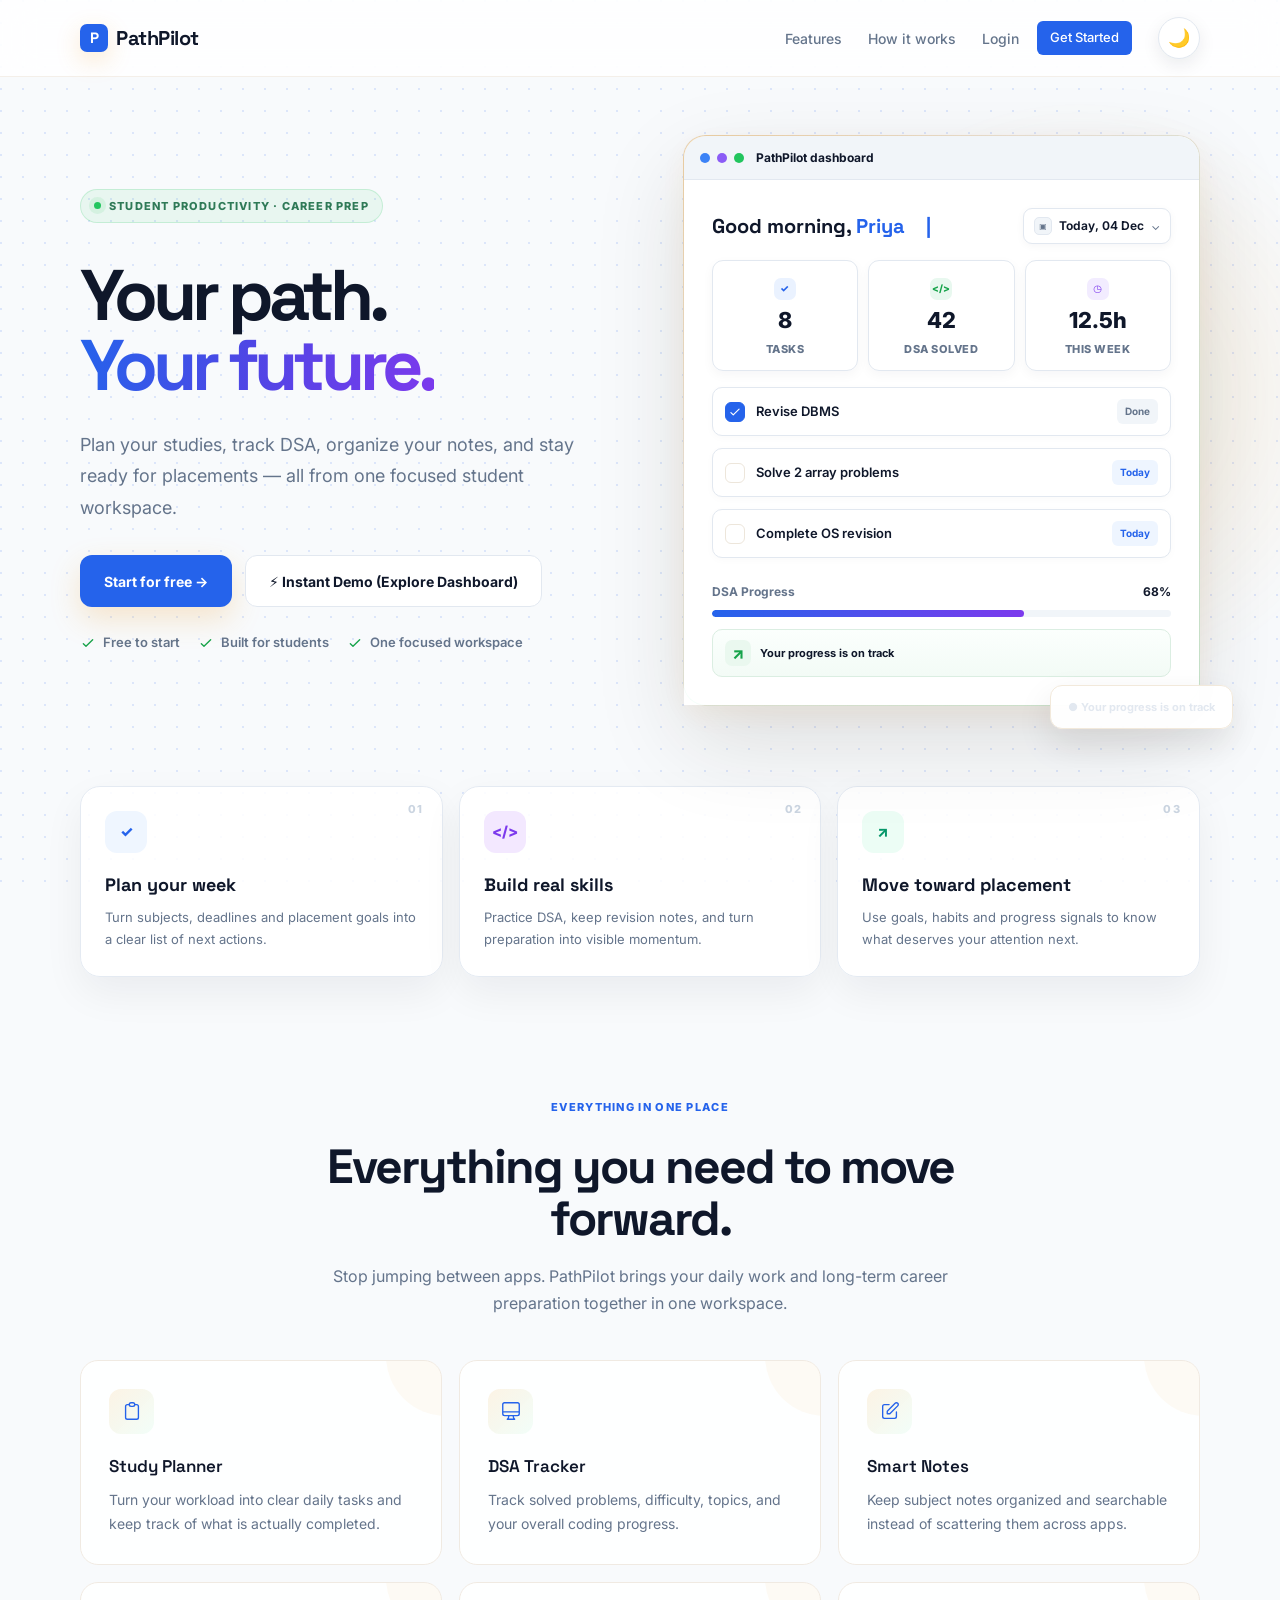
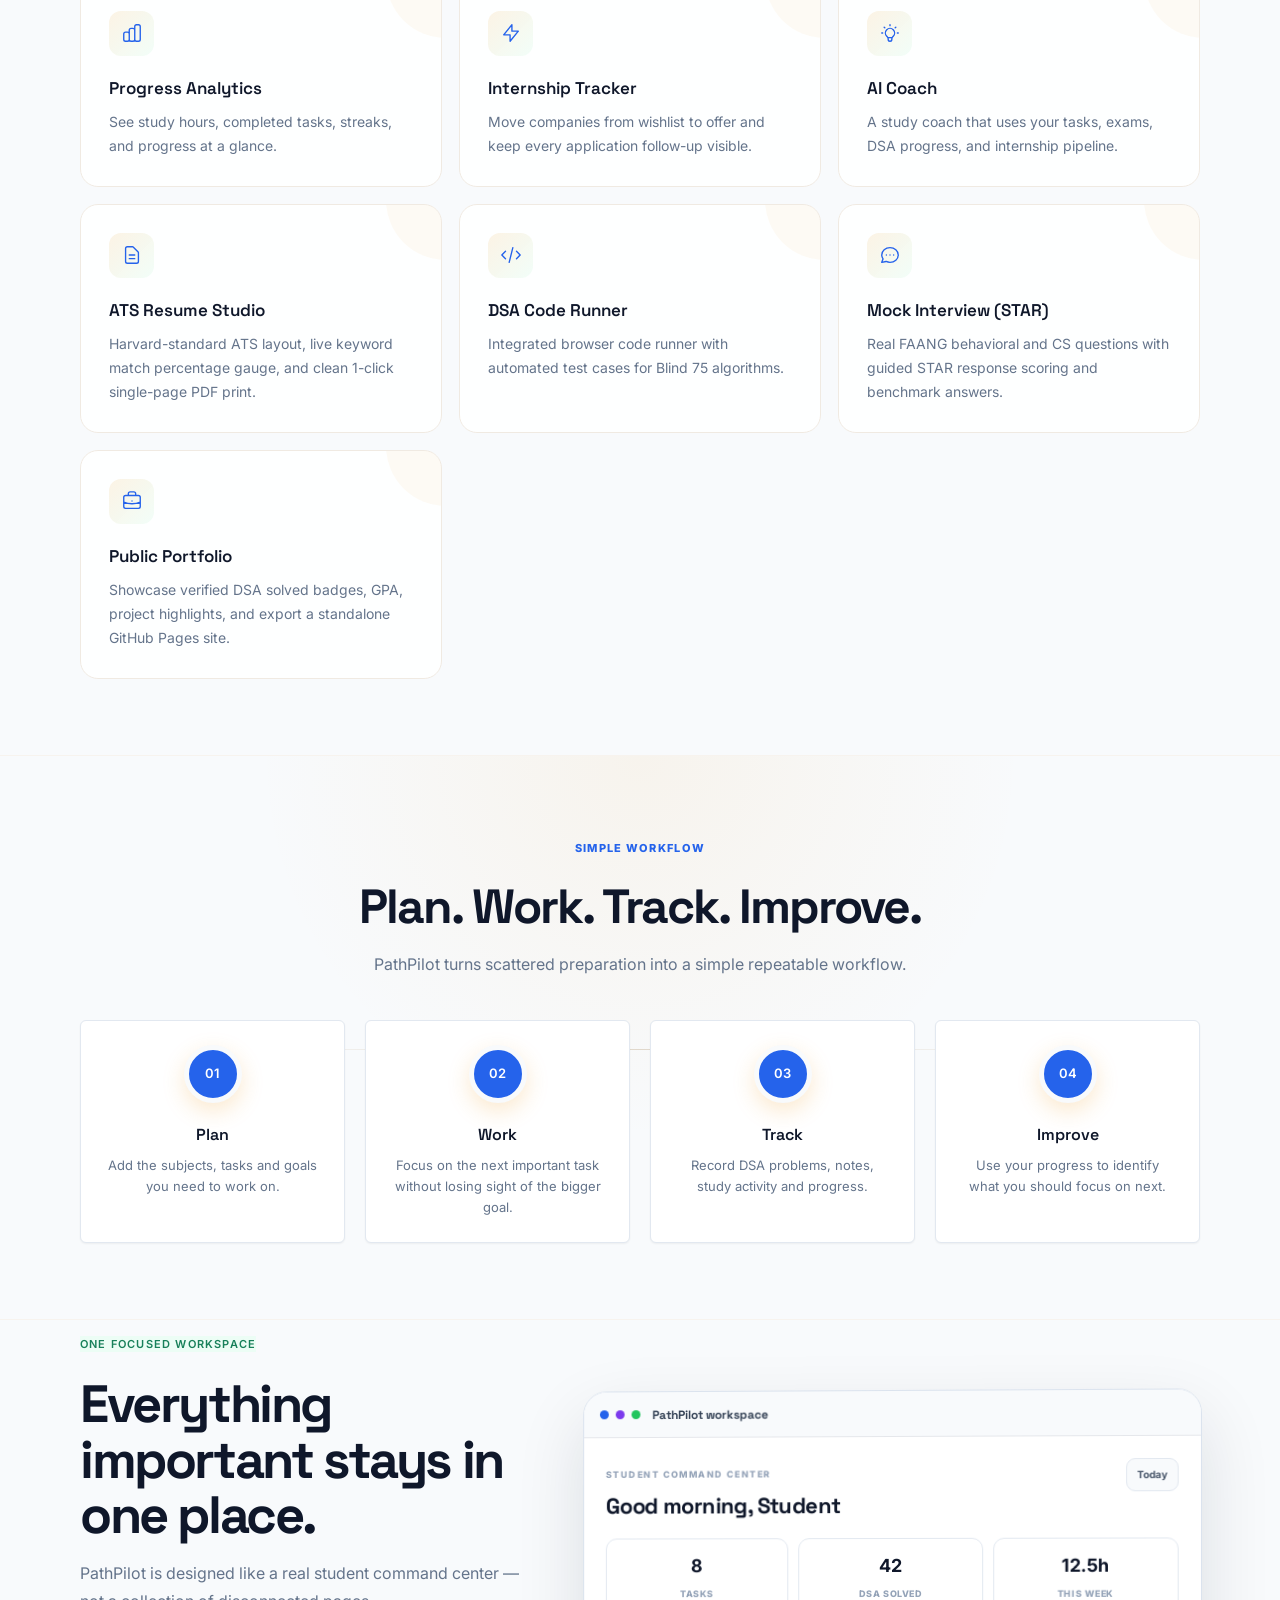
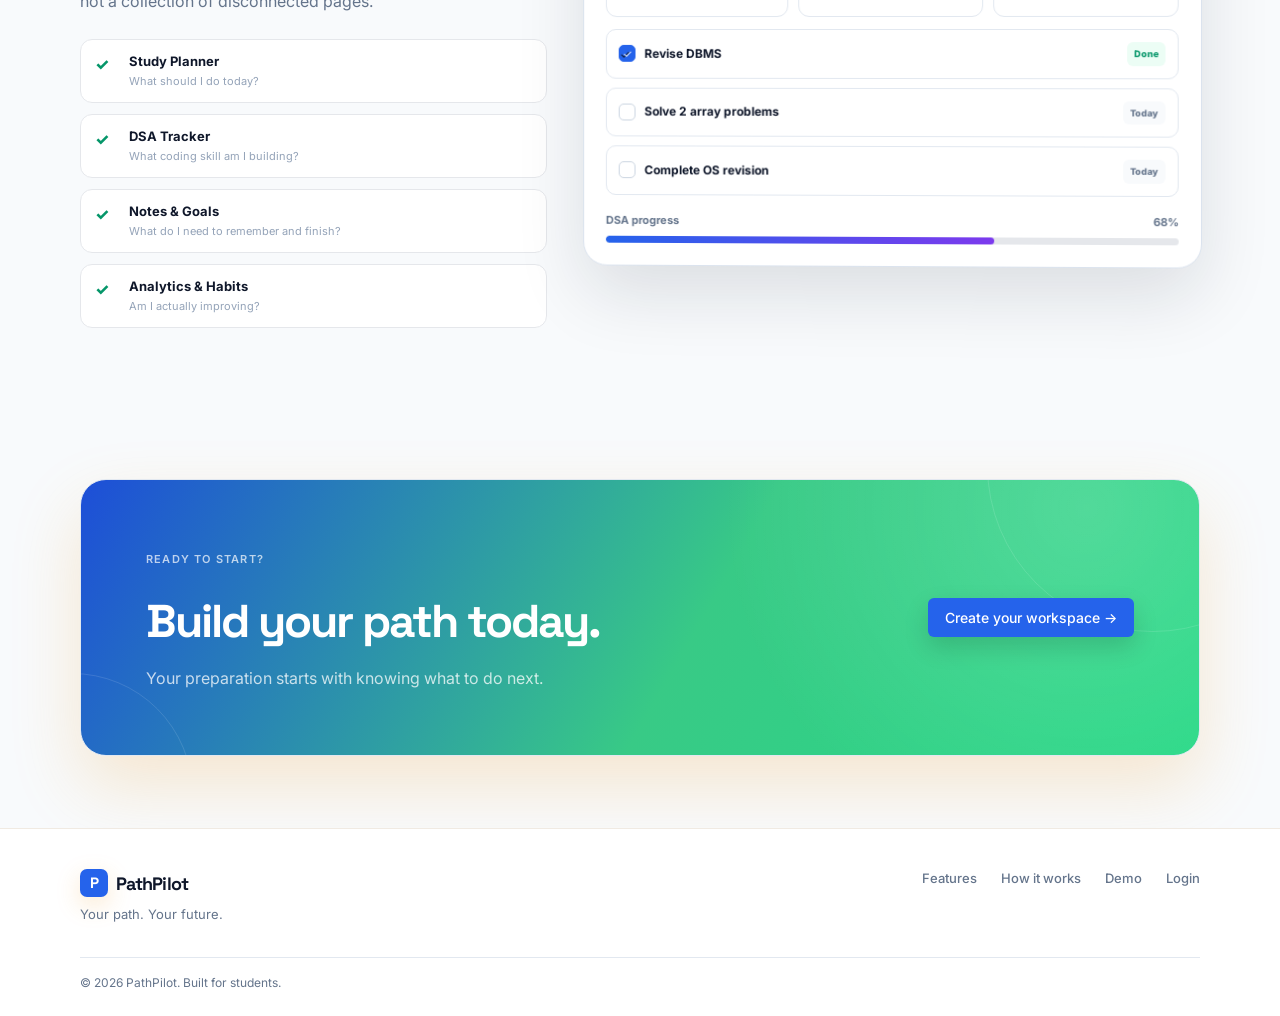
<file: PathPilot-second-valuation/index.html>
<!DOCTYPE html>
<html lang="en">
<head>
  <meta charset="UTF-8">
  <meta name="viewport" content="width=device-width, initial-scale=1.0">

  <meta
    name="description"
    content="PathPilot — the student workspace for planning, DSA, notes and career preparation."
  >

  <title>PathPilot | Your Path. Your Future.</title>

  <link rel="preconnect" href="https://fonts.googleapis.com">
  <link rel="preconnect" href="https://fonts.gstatic.com" crossorigin>

  <link
    href="https://fonts.googleapis.com/css2?family=Inter:wght@400;500;600;700;800&family=Space+Grotesk:wght@500;600;700&display=swap"
    rel="stylesheet"
  >

  <link rel="stylesheet" href="css/landing.css?v=3">

  <!-- Landing page enhancements -->
  

</head>

<body><script>if(localStorage.getItem("pathpilot-theme")==="dark")document.body.classList.add("dark");</script>

  <!-- =======================================================
       PARTICLE BACKGROUND
       ======================================================= -->


  <!-- =======================================================
       NAVBAR
       ======================================================= -->

  <header class="site-header">

    <nav class="navbar container">

      <a class="brand" href="index.html">
        <span class="brand-mark">P</span>
        PathPilot
      </a>

      <button
        class="menu-btn"
        id="menuBtn"
        aria-label="Open menu"
      >
        <svg
          fill="none"
          viewBox="0 0 24 24"
          stroke="currentColor"
        >
          <path
            stroke-linecap="round"
            stroke-linejoin="round"
            stroke-width="2"
            d="M4 6h16M4 12h16M4 18h16"
          />
        </svg>
      </button>

      <div class="nav-links" id="navLinks">

        <a href="#features">Features</a>

        <a href="#how">How it works</a>

        <a href="login.html">Login</a>

        <a
          class="btn btn-primary btn-small"
          href="signup.html"
        >
          Get Started
        </a>
        <button
          class="theme-nav-btn"
          id="themeNav"
          type="button"
          aria-label="Toggle dark mode"
          title="Toggle dark mode"
        >🌙</button>

      </div>

    </nav>

  </header>


  <main>


    <!-- =====================================================
         HERO
         ===================================================== -->

    <section class="hero container">

      <div class="hero-copy">

        <span class="eyebrow">
          STUDENT PRODUCTIVITY · CAREER PREP
        </span>

        <h1>
          Your path.
          <br>
          <span class="gradient-text">
            Your future.
          </span>
        </h1>

        <p>
          Plan your studies, track DSA, organize your notes,
          and stay ready for placements — all from one
          focused student workspace.
        </p>

        <div class="hero-actions">
          <a class="btn btn-primary" href="signup.html">
            Start for free →
          </a>
          <a class="btn btn-secondary pp-guest-hero-btn" href="dashboard.html" id="exploreHeroBtn">
            ⚡ Instant Demo (Explore Dashboard)
          </a>
        </div>

        <div class="trust-row">

          <span>
            <svg fill="none" viewBox="0 0 24 24" stroke="currentColor">
              <path
                stroke-linecap="round"
                stroke-linejoin="round"
                stroke-width="2"
                d="M5 13l4 4L19 7"
              />
            </svg>
            Free to start
          </span>

          <span>
            <svg fill="none" viewBox="0 0 24 24" stroke="currentColor">
              <path
                stroke-linecap="round"
                stroke-linejoin="round"
                stroke-width="2"
                d="M5 13l4 4L19 7"
              />
            </svg>
            Built for students
          </span>

          <span>
            <svg fill="none" viewBox="0 0 24 24" stroke="currentColor">
              <path
                stroke-linecap="round"
                stroke-linejoin="round"
                stroke-width="2"
                d="M5 13l4 4L19 7"
              />
            </svg>
            One focused workspace
          </span>

        </div>

      </div>


      <!-- PRODUCT PREVIEW -->

      <div class="hero-card">

        <div class="mock-top">
          <div class="mock-dots" aria-hidden="true">
            <span class="dot-blue"></span>
            <span class="dot-purple"></span>
            <span class="dot-green"></span>
          </div>
          <strong class="mock-title">PathPilot dashboard</strong>
        </div>

        <div class="mock-content">

         <div class="mock-header-row">
  <div class="mock-greeting">
    Good morning, <span id="typing-name"></span><span class="typing-cursor">|</span>
  </div>
  <div class="preview-date">
    <span class="date-icon" aria-hidden="true">▣</span>
    <strong id="preview-date">Today, 22 Aug</strong>
    <span class="date-chevron" aria-hidden="true">⌄</span>
  </div>
</div>

<div class="mock-stats">

            <div>
              <span class="metric-icon blue">✓</span>
              <strong>8</strong>
              <small>Tasks</small>
            </div>

            <div>
              <span class="metric-icon green">&lt;/&gt;</span>
              <strong>42</strong>
              <small>DSA solved</small>
            </div>

            <div>
              <span class="metric-icon purple">◷</span>
              <strong>12.5h</strong>
              <small>This week</small>
            </div>

          </div>


          <div class="mock-task">

            <span class="check done">

              <svg
                fill="none"
                viewBox="0 0 24 24"
                stroke="currentColor"
              >
                <path
                  stroke-linecap="round"
                  stroke-linejoin="round"
                  stroke-width="2"
                  d="M5 13l4 4L19 7"
                />
              </svg>

            </span>

            Revise DBMS

            <small>Done</small>

          </div>


          <div class="mock-task">

            <span class="check"></span>

            Solve 2 array problems

            <small class="task-status">Today</small>

          </div>


          <div class="mock-task">

            <span class="check"></span>

            Complete OS revision

            <small class="task-status">Today</small>

          </div>


          <div class="mock-progress">

            <div>
              <span>DSA Progress</span>
              <b>68%</b>
            </div>

            <div class="progress">
              <i style="width:68%"></i>
            </div>

            <div class="mock-status">
              <span>↗</span>
              <div><b>Your progress is on track</b><small> </small></div>
            </div>

          </div>

        </div>

      </div>

    </section>

    <!-- PATHPILOT PILLARS -->
    <section class="pp-pillar-section reveal-on-scroll" id="overview">
      <div class="container">
        <div class="pp-pillar-grid">
          <article class="pp-pillar-card">
            <div class="pp-pillar-num">01</div>
            <div class="pp-pillar-icon">✓</div>
            <h3>Plan your week</h3>
            <p>Turn subjects, deadlines and placement goals into a clear list of next actions.</p>
          </article>
          <article class="pp-pillar-card">
            <div class="pp-pillar-num">02</div>
            <div class="pp-pillar-icon">&lt;/&gt;</div>
            <h3>Build real skills</h3>
            <p>Practice DSA, keep revision notes, and turn preparation into visible momentum.</p>
          </article>
          <article class="pp-pillar-card">
            <div class="pp-pillar-num">03</div>
            <div class="pp-pillar-icon">↗</div>
            <h3>Move toward placement</h3>
            <p>Use goals, habits and progress signals to know what deserves your attention next.</p>
          </article>
        </div>
      </div>
    </section>




    <!-- =====================================================
         FEATURES
         ===================================================== -->

    <section
      class="section container"
      id="features"
    >

      <div class="section-heading">

        <span class="eyebrow">
          EVERYTHING IN ONE PLACE
        </span>

        <h2>
          Everything you need to move forward.
        </h2>

        <p>
          Stop jumping between apps. PathPilot brings your
          daily work and long-term career preparation
          together in one workspace.
        </p>

      </div>


      <div class="feature-grid">


        <article class="feature-card">

          <div class="icon">
            <svg
              fill="none"
              viewBox="0 0 24 24"
              stroke="currentColor"
            >
              <path
                stroke-linecap="round"
                stroke-linejoin="round"
                stroke-width="1.5"
                d="M9 5H7a2 2 0 00-2 2v12a2 2 0 002 2h10a2 2 0 002-2V7a2 2 0 00-2-2h-2M9 5a2 2 0 002 2h2a2 2 0 002-2M9 5a2 2 0 012-2h2a2 2 0 012 2"
              />
            </svg>
          </div>

          <h3>Study Planner</h3>

          <p>
            Turn your workload into clear daily tasks
            and keep track of what is actually completed.
          </p>

        </article>


        <article class="feature-card">

          <div class="icon">
            <svg
              fill="none"
              viewBox="0 0 24 24"
              stroke="currentColor"
            >
              <path
                stroke-linecap="round"
                stroke-linejoin="round"
                stroke-width="1.5"
                d="M9.75 17L9 20l-1 1h8l-1-1-.75-3M3 13h18M5 17h14a2 2 0 002-2V5a2 2 0 00-2-2H5a2 2 0 00-2 2v10a2 2 0 002 2z"
              />
            </svg>
          </div>

          <h3>DSA Tracker</h3>

          <p>
            Track solved problems, difficulty, topics,
            and your overall coding progress.
          </p>

        </article>


        <article class="feature-card">

          <div class="icon">
            <svg
              fill="none"
              viewBox="0 0 24 24"
              stroke="currentColor"
            >
              <path
                fill="none"
                stroke-linecap="round"
                stroke-linejoin="round"
                stroke-width="1.5"
                d="M11 5H6a2 2 0 00-2 2v11a2 2 0 002 2h11a2 2 0 002-2v-5m-1.414-9.414a2 2 0 112.828 2.828L11.828 15H9v-2.828l8.586-8.586z"
              />
            </svg>
          </div>

          <h3>Smart Notes</h3>

          <p>
            Keep subject notes organized and searchable
            instead of scattering them across apps.
          </p>

        </article>


        <article class="feature-card">

          <div class="icon">
            <svg
              fill="none"
              viewBox="0 0 24 24"
              stroke="currentColor"
            >
              <path
                fill="none"
                stroke-linecap="round"
                stroke-linejoin="round"
                stroke-width="1.5"
                d="M9 19v-6a2 2 0 00-2-2H5a2 2 0 00-2 2v6a2 2 0 002 2h2a2 2 0 002-2zm0 0V9a2 2 0 012-2h2a2 2 0 012 2v10m-6 0a2 2 0 002 2h2a2 2 0 002-2m0 0V5a2 2 0 012-2h2a2 2 0 012 2v14a2 2 0 01-2 2h-2a2 2 0 01-2-2z"
              />
            </svg>
          </div>

          <h3>Progress Analytics</h3>

          <p>
            See study hours, completed tasks, streaks,
            and progress at a glance.
          </p>

        </article>


        <article class="feature-card">

          <div class="icon">
            <svg
              fill="none"
              viewBox="0 0 24 24"
              stroke="currentColor"
            >
              <path
                stroke-linecap="round"
                stroke-linejoin="round"
                stroke-width="1.5"
                d="M13 10V3L4 14h7v7l9-11h-7z"
              />
            </svg>
          </div>

          <h3>Internship Tracker</h3>

          <p>
            Move companies from wishlist to offer and
            keep every application follow-up visible.
          </p>

        </article>


        <article class="feature-card">

          <div class="icon">
            <svg
              fill="none"
              viewBox="0 0 24 24"
              stroke="currentColor"
            >
              <path
                stroke-linecap="round"
                stroke-linejoin="round"
                stroke-width="1.5"
                d="M9.663 17h4.673M12 3v1m6.364 1.636l-.707.707M21 12h-1M4 12H3m3.343-5.657l-.707-.707m2.828 9.9a5 5 0 117.072 0l-.548.547A3.374 3.374 0 0014 18.469V19a2 2 0 11-4 0v-.531c0-.895-.356-1.754-.988-2.386l-.548-.547z"
              />
            </svg>
          </div>

          <h3>AI Coach</h3>

          <p>
            A study coach that uses your tasks, exams,
            DSA progress, and internship pipeline.
          </p>

        </article>


        <article class="feature-card">

          <div class="icon">
            <svg fill="none" viewBox="0 0 24 24" stroke="currentColor">
              <path stroke-linecap="round" stroke-linejoin="round" stroke-width="1.5" d="M9 12h6m-6 4h6m2 5H7a2 2 0 01-2-2V5a2 2 0 012-2h5.586a1 1 0 01.707.293l5.414 5.414a1 1 0 01.293.707V19a2 2 0 01-2 2z"/>
            </svg>
          </div>

          <h3>ATS Resume Studio</h3>

          <p>
            Harvard-standard ATS layout, live keyword match percentage gauge, and clean 1-click single-page PDF print.
          </p>

        </article>


        <article class="feature-card">

          <div class="icon">
            <svg fill="none" viewBox="0 0 24 24" stroke="currentColor">
              <path stroke-linecap="round" stroke-linejoin="round" stroke-width="1.5" d="M10 20l4-16m4 4l4 4-4 4M6 16l-4-4 4-4"/>
            </svg>
          </div>

          <h3>DSA Code Runner</h3>

          <p>
            Integrated browser code runner with automated test cases for Blind 75 algorithms.
          </p>

        </article>


        <article class="feature-card">

          <div class="icon">
            <svg fill="none" viewBox="0 0 24 24" stroke="currentColor">
              <path stroke-linecap="round" stroke-linejoin="round" stroke-width="1.5" d="M8 12h.01M12 12h.01M16 12h.01M21 12c0 4.418-4.03 8-9 8a9.863 9.863 0 01-4.255-.949L3 20l1.395-3.72C3.512 15.042 3 13.574 3 12c0-4.418 4.03-8 9-8s9 3.582 9 8z"/>
            </svg>
          </div>

          <h3>Mock Interview (STAR)</h3>

          <p>
            Real FAANG behavioral and CS questions with guided STAR response scoring and benchmark answers.
          </p>

        </article>


        <article class="feature-card">

          <div class="icon">
            <svg fill="none" viewBox="0 0 24 24" stroke="currentColor">
              <path stroke-linecap="round" stroke-linejoin="round" stroke-width="1.5" d="M21 13.255A23.931 23.931 0 0112 15c-3.183 0-6.22-.62-9-1.745M16 6V4a2 2 0 00-2-2h-4a2 2 0 00-2 2v2m4 6h.01M5 20h14a2 2 0 002-2V8a2 2 0 00-2-2H5a2 2 0 00-2 2v10a2 2 0 002 2z"/>
            </svg>
          </div>

          <h3>Public Portfolio</h3>

          <p>
            Showcase verified DSA solved badges, GPA, project highlights, and export a standalone GitHub Pages site.
          </p>

        </article>

      </div>

    </section>


    <!-- =====================================================
         HOW IT WORKS
         ===================================================== -->

    <section
      class="section alt-section"
      id="how"
    >

      <div class="container">

        <div class="section-heading">

          <span class="eyebrow">
            SIMPLE WORKFLOW
          </span>

          <h2>
            Plan. Work. Track. Improve.
          </h2>

          <p>
            PathPilot turns scattered preparation into
            a simple repeatable workflow.
          </p>

        </div>


        <div class="steps">


          <div class="step">

            <b>01</b>

            <h3>Plan</h3>

            <p>
              Add the subjects, tasks and goals
              you need to work on.
            </p>

          </div>


          <div class="step">

            <b>02</b>

            <h3>Work</h3>

            <p>
              Focus on the next important task
              without losing sight of the bigger goal.
            </p>

          </div>


          <div class="step">

            <b>03</b>

            <h3>Track</h3>

            <p>
              Record DSA problems, notes,
              study activity and progress.
            </p>

          </div>


          <div class="step">

            <b>04</b>

            <h3>Improve</h3>

            <p>
              Use your progress to identify
              what you should focus on next.
            </p>

          </div>


        </div>

      </div>

    </section>


    <!-- =====================================================
         CTA
         ===================================================== -->

    
    <!-- WORKSPACE SHOWCASE -->
    <section class="pp-showcase-section reveal-on-scroll">
      <div class="container">
        <div class="pp-showcase-grid">
          <div class="pp-showcase-copy">
            <span class="eyebrow pp-green-eyebrow">ONE FOCUSED WORKSPACE</span>
            <h2>Everything important stays in one place.</h2>
            <p>PathPilot is designed like a real student command center — not a collection of disconnected pages.</p>
            <div class="pp-showcase-list">
              <div><span>✓</span><strong>Study Planner</strong><small>What should I do today?</small></div>
              <div><span>✓</span><strong>DSA Tracker</strong><small>What coding skill am I building?</small></div>
              <div><span>✓</span><strong>Notes &amp; Goals</strong><small>What do I need to remember and finish?</small></div>
              <div><span>✓</span><strong>Analytics &amp; Habits</strong><small>Am I actually improving?</small></div>
            </div>
          </div>

          <div class="pp-mini-dashboard">
            <div class="pp-mini-top">
              <span class="pp-dot blue"></span><span class="pp-dot purple"></span><span class="pp-dot green"></span>
              <strong>PathPilot workspace</strong>
            </div>
            <div class="pp-mini-body">
              <div class="pp-mini-heading">
                <div>
                  <span class="pp-mini-kicker">STUDENT COMMAND CENTER</span>
                  <h3>Good morning, Student</h3>
                </div>
                <span class="pp-mini-date">Today</span>
              </div>
              <div class="pp-mini-metrics">
                <div><strong>8</strong><span>Tasks</span></div>
                <div><strong>42</strong><span>DSA solved</span></div>
                <div><strong>12.5h</strong><span>This week</span></div>
              </div>
              <div class="pp-mini-task done"><span>✓</span><b>Revise DBMS</b><em>Done</em></div>
              <div class="pp-mini-task"><span></span><b>Solve 2 array problems</b><em>Today</em></div>
              <div class="pp-mini-task"><span></span><b>Complete OS revision</b><em>Today</em></div>
              <div class="pp-mini-progress"><div><b>DSA progress</b><strong>68%</strong></div><i><span></span></i></div>
            </div>
          </div>
        </div>
      </div>
    </section>

<section class="cta container">

      <div>

        <span class="eyebrow">
          READY TO START?
        </span>

        <h2>
          Build your path today.
        </h2>

        <p>
          Your preparation starts with knowing
          what to do next.
        </p>

      </div>

      <a
        class="btn btn-primary"
        href="signup.html"
      >
        Create your workspace →
      </a>

    </section>


  </main>


  <!-- =======================================================
       FOOTER
       ======================================================= -->

  <footer class="footer">

    <div class="container footer-inner">

      <div>

        <a
          class="brand"
          href="index.html"
        >
          <span class="brand-mark">P</span>
          PathPilot
        </a>

        <p>
          Your path. Your future.
        </p>

      </div>


      <div class="footer-links">

        <a href="#features">
          Features
        </a>

        <a href="#how">
          How it works
        </a>

        <a href="dashboard.html">
          Demo
        </a>

        <a href="login.html">
          Login
        </a>

      </div>

    </div>


    <div class="container copyright">

      © 2026 PathPilot. Built for students.

    </div>

  </footer>


  <!-- Existing functionality -->

    <script src="js/theme.js"></script>

<script>
(function(){
  const el=document.getElementById('preview-date');
  if(el){
    const d=new Date();
    const day=String(d.getDate()).padStart(2,'0');
    const month=d.toLocaleDateString('en-IN',{month:'short'});
    el.textContent='Today, '+day+' '+month;
  }
})();
</script>

<script>
(function(){
  const el = document.getElementById('typing-name');
  if(!el) return;
  const names = ['Student','Priya','Alex','Sam','Aarav','Ananya'];
  let nameIndex = 0, charIndex = 0, deleting = false;
  function tick(){
    const name = names[nameIndex];
    el.textContent = deleting ? name.slice(0, --charIndex) : name.slice(0, ++charIndex);
    if(!deleting && charIndex === name.length){
      deleting = true;
      setTimeout(tick, 1100);
      return;
    }
    if(deleting && charIndex === 0){
      deleting = false;
      nameIndex = (nameIndex + 1) % names.length;
    }
    setTimeout(tick, deleting ? 65 : 95);
  }
  tick();
})();
</script>

<script>
document.querySelectorAll('.pp-guest-hero-btn').forEach(btn => {
  btn.addEventListener('click', () => {
    try {
      if(!localStorage.getItem('pathpilot-current-user') || localStorage.getItem('pathpilotLoggedIn') === 'false'){
        localStorage.setItem('pathpilot-current-user', JSON.stringify({ name: 'Alex Rivera', email: 'alex.rivera@cs.university.edu' }));
        localStorage.setItem('pathpilotLoggedIn', 'true');
      }
    } catch(e){}
  });
});
</script>

</body>
</html>
</file>
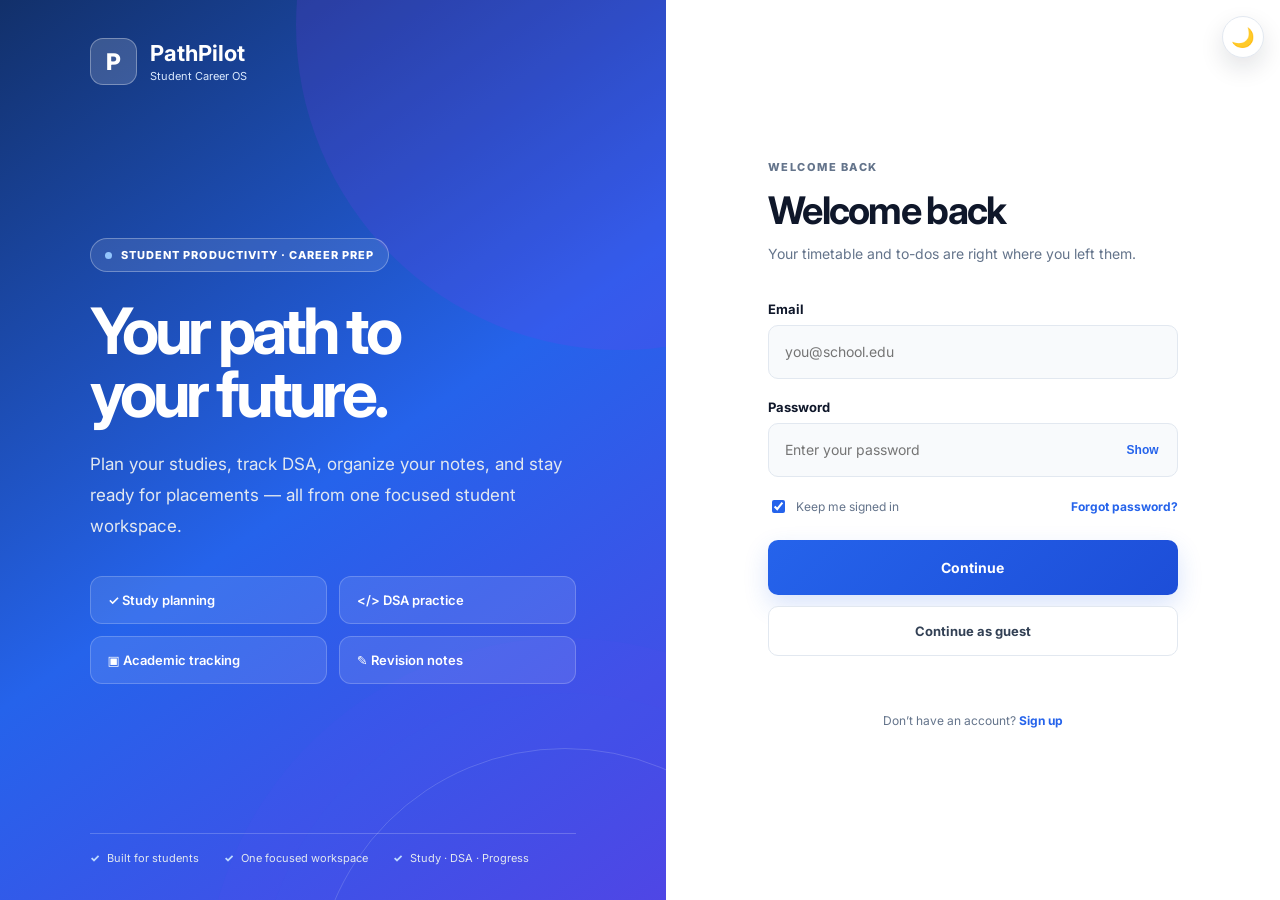
<file: PathPilot-second-valuation/login.html>
<!DOCTYPE html>
<html lang="en">
<head>
<meta charset="UTF-8">
<meta name="viewport" content="width=device-width,initial-scale=1.0">
<title>Login | PathPilot</title>
<link rel="preconnect" href="https://fonts.googleapis.com">
<link rel="preconnect" href="https://fonts.gstatic.com" crossorigin>
<link href="https://fonts.googleapis.com/css2?family=Inter:wght@400;500;600;700;800&family=Space+Grotesk:wght@500;600;700&display=swap" rel="stylesheet">
<link rel="stylesheet" href="auth.css?v=2">
</head>
<body><script>if(localStorage.getItem("pathpilot-theme")==="dark")document.body.classList.add("dark");</script>
<div class="auth-page">
  <section class="auth-hero">
    <div class="brand">
      <div class="brand-mark">P</div>
      <div><strong>PathPilot</strong><small>Student Career OS</small></div>
    </div>

    <div class="hero-center">
      <div class="pill"><span></span> STUDENT PRODUCTIVITY · CAREER PREP</div>
      <h1>Your path to<br><b>your future.</b></h1>
      <p>Plan your studies, track DSA, organize your notes, and stay ready for placements — all from one focused student workspace.</p>

      <div class="hero-points">
        <div>✓ Study planning</div>
        <div>&lt;/&gt; DSA practice</div>
        <div>▣ Academic tracking</div>
        <div>✎ Revision notes</div>
      </div>
    </div>

    <div class="hero-bottom">
      <span>Built for students</span>
      <span>One focused workspace</span>
      <span>Study · DSA · Progress</span>
    </div>
  </section>

  <section class="auth-form">
    <div class="form-inner">
      <div class="form-heading">
        <div class="form-kicker">WELCOME BACK</div>
        <h2>Welcome back</h2>
        <p>Your timetable and to-dos are right where you left them.</p>
      </div>

      <form id="loginForm">
        <label for="email">Email</label>
        <input id="email" type="email" placeholder="you@school.edu" required>

        <label for="password">Password</label>
        <div class="password">
          <input id="password" type="password" placeholder="Enter your password" required>
          <button type="button" class="show-password" data-target="password">Show</button>
        </div>

        <div class="options">
          <label class="remember"><input id="remember" type="checkbox" checked> <span>Keep me signed in</span></label>
          <a href="#" id="forgotPassword">Forgot password?</a>
        </div>

        <button class="continue" type="submit">Continue</button><button class="guest-btn" id="guestLogin" type="button">Continue as guest</button>
      </form>

      <p class="message" id="formMessage"></p>
      <p class="switch">Don’t have an account? <a href="signup.html">Sign up</a></p>
    </div>
  </section>
</div>
<script src="auth.js"></script>
<script src="js/theme.js"></script>
</body>
</html>
</file>
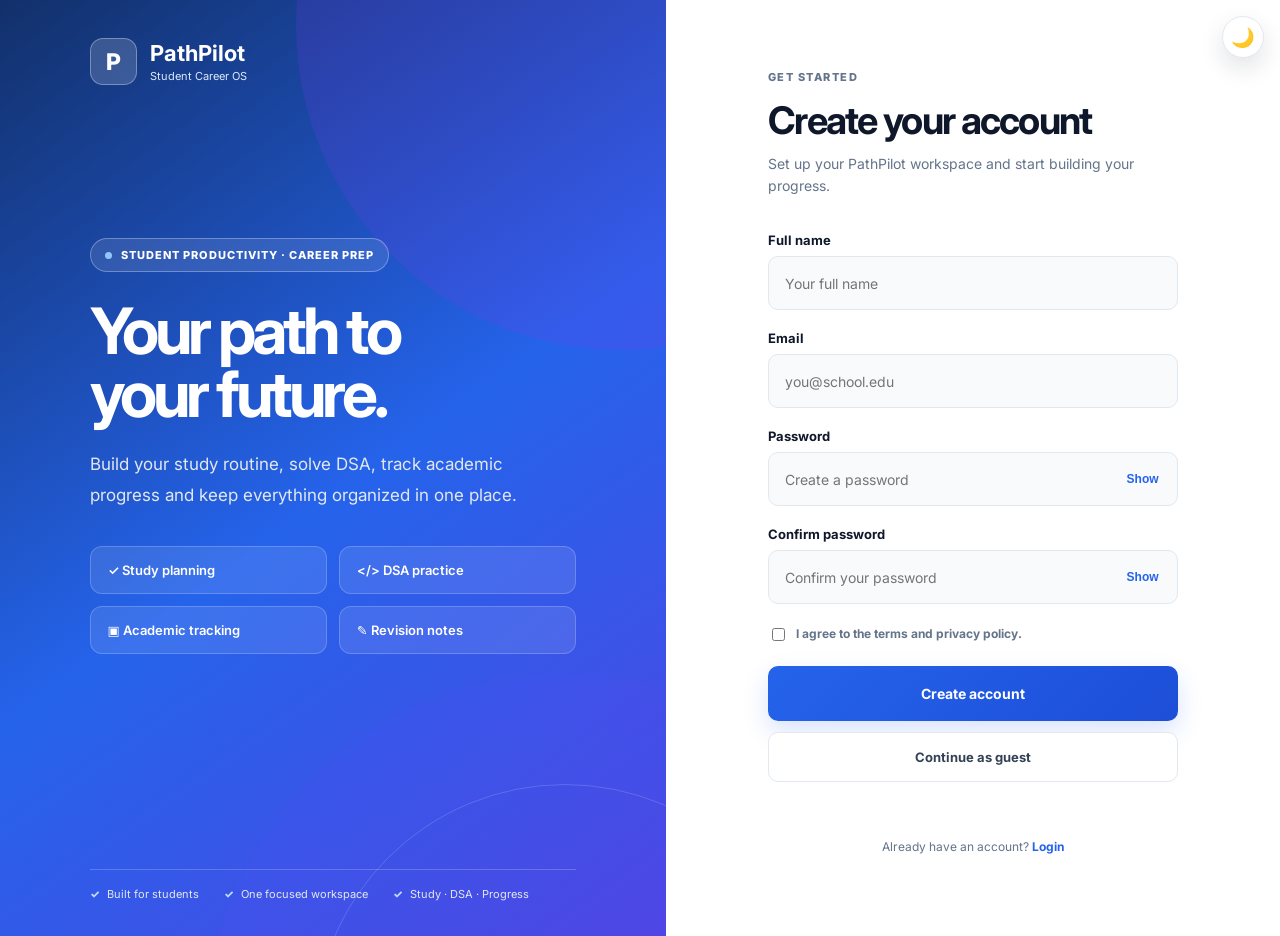
<file: PathPilot-second-valuation/signup.html>
<!DOCTYPE html>
<html lang="en">
<head>
<meta charset="UTF-8">
<meta name="viewport" content="width=device-width,initial-scale=1.0">
<title>Sign up | PathPilot</title>
<link rel="preconnect" href="https://fonts.googleapis.com">
<link rel="preconnect" href="https://fonts.gstatic.com" crossorigin>
<link href="https://fonts.googleapis.com/css2?family=Inter:wght@400;500;600;700;800&family=Space+Grotesk:wght@500;600;700&display=swap" rel="stylesheet">
<link rel="stylesheet" href="auth.css?v=2">
</head>
<body><script>if(localStorage.getItem("pathpilot-theme")==="dark")document.body.classList.add("dark");</script>
<div class="auth-page">
  <section class="auth-hero">
    <div class="brand">
      <div class="brand-mark">P</div>
      <div><strong>PathPilot</strong><small>Student Career OS</small></div>
    </div>

    <div class="hero-center">
      <div class="pill"><span></span> STUDENT PRODUCTIVITY · CAREER PREP</div>
      <h1>Your path to<br><b>your future.</b></h1>
      <p>Build your study routine, solve DSA, track academic progress and keep everything organized in one place.</p>

      <div class="hero-points">
        <div>✓ Study planning</div>
        <div>&lt;/&gt; DSA practice</div>
        <div>▣ Academic tracking</div>
        <div>✎ Revision notes</div>
      </div>
    </div>

    <div class="hero-bottom">
      <span>Built for students</span>
      <span>One focused workspace</span>
      <span>Study · DSA · Progress</span>
    </div>
  </section>

  <section class="auth-form">
    <div class="form-inner signup">
      <div class="form-heading">
        <div class="form-kicker">GET STARTED</div>
        <h2>Create your account</h2>
        <p>Set up your PathPilot workspace and start building your progress.</p>
      </div>

      <form id="signupForm">
        <label for="name">Full name</label>
        <input id="name" type="text" placeholder="Your full name" required>

        <label for="signupEmail">Email</label>
        <input id="signupEmail" type="email" placeholder="you@school.edu" required>

        <label for="signupPassword">Password</label>
        <div class="password">
          <input id="signupPassword" type="password" placeholder="Create a password" minlength="6" required>
          <button type="button" class="show-password" data-target="signupPassword">Show</button>
        </div>

        <label for="confirmPassword">Confirm password</label>
        <div class="password">
          <input id="confirmPassword" type="password" placeholder="Confirm your password" minlength="6" required>
          <button type="button" class="show-password" data-target="confirmPassword">Show</button>
        </div>

        <label class="terms"><input id="terms" type="checkbox" required> <span>I agree to the terms and privacy policy.</span></label>

        <button class="continue" type="submit">Create account</button>
        <button class="guest-btn" id="guestLogin" type="button">Continue as guest</button>
      </form>

      <p class="message" id="formMessage"></p>
      <p class="switch">Already have an account? <a href="login.html">Login</a></p>
    </div>
  </section>
</div>
<script src="auth.js"></script>
<script src="js/theme.js"></script>
</body>
</html>
</file>
<file: PathPilot-second-valuation/css/landing.css>
body.dark{--bg:#020617;--surface:#0f172a;--surface-2:#1e293b;--text:#f8fafc;--muted:#94a3b8;--border:#334155;--shadow-sm:0 1px 2px 0 rgba(0,0,0,0.4);--shadow:0 4px 6px -1px rgba(0,0,0,0.5);--shadow-lg:0 10px 15px -3px rgba(0,0,0,0.6)}
*{box-sizing:border-box;margin:0;padding:0}
h1, h2, .brand, .splash-brand-name{font-family:"Plus Jakarta Sans", "Inter", system-ui, sans-serif}
body::before{content:"";position:fixed;inset:0;pointer-events:none;z-index:0;background-image:radial-gradient(circle at 1px 1px, rgba(37, 99, 235, 0.18) 1px, transparent 0);background-size:22px 22px;opacity:0.75;background-position:0 0;animation:gridDrift 28s linear infinite}
body.dark::before{background-image:radial-gradient(circle at 1px 1px, rgba(99, 155, 255, 0.20) 1px, transparent 0);opacity:0.85}
@keyframes gridDrift { from { background-position: 0 0; } to { background-position: 60px 60px; } }
.site-header, main, .footer, .auth-page, .auth-shell{position:relative;z-index:2}
a{text-decoration:none;color:inherit;transition:color var(--transition)}
button, input, textarea, select{font:inherit}
button{cursor:pointer}
.container{width:min(1120px, calc(100% - 40px));margin:auto}
.full{width:100%}
.brand{display:flex;align-items:center;gap:8px;font-weight:700;font-size:18px;letter-spacing:-0.04em}
.nav-links a.btn{margin-left:-8px}
.nav-links a:hover{color:var(--text)}
.menu-btn{display:none;border:0;background:none;color:var(--text);font-size:20px}
.btn{display:inline-flex;align-items:center;justify-content:center;gap:8px;border:1px solid transparent;border-radius:var(--radius);padding:8px 16px;font-weight:500;font-size:14px;transition:all var(--transition);z-index:1}
.btn:hover{background-color:var(--primary-dark)}
.btn:active{transform:scale(0.98)}
.btn-small{padding:6px 12px;font-size:13px}
.btn-danger{background:var(--danger);color:#fff}
.eyebrow{font-size:11px;font-weight:600;letter-spacing:1.2px;color:var(--muted);text-transform:uppercase;margin-bottom:12px;display:inline-block}
.hero p{font-size:17px;color:var(--muted);max-width:500px;line-height:1.65;margin-bottom:28px}
.mock-stats div{border:1px solid var(--border);border-radius:var(--radius);padding:12px;text-align:center}
.icon{width:32px;height:32px;margin-bottom:16px;color:var(--primary)}
.footer-inner{display:flex;justify-content:space-between;flex-wrap:wrap;gap:24px}
.footer p{color:var(--muted);font-size:13px;margin-top:8px}
.footer-links{display:flex;gap:24px;color:var(--muted);font-size:13px;font-weight:500}
.copyright{border-top:1px solid var(--border);margin-top:32px;padding-top:16px;color:var(--muted);font-size:12px}
.auth-page{min-height:100vh;display:grid;place-items:center;padding:40px 20px;background:var(--surface-2)}
.auth-shell{width:min(400px, 100%)}
.auth-brand{margin-bottom:24px;justify-content:center}
.auth-card{background:var(--surface);border:1px solid var(--border);box-shadow:var(--shadow-sm);border-radius:8px;padding:32px}
.auth-card .section-heading{text-align:left;margin:0 0 24px;max-width:100%}
.form{display:grid;gap:16px}
.form label, .profile-form label{display:grid;gap:6px;font-size:13px;font-weight:500;color:var(--text)}
.form input, .form select, .form textarea, .profile-form input, .profile-form select, .inline-form input, .inline-form select{width:100%;border:1px solid var(--border);background:var(--surface);color:var(--text);border-radius:var(--radius);padding:10px 12px;outline:none;transition:border-color 0.2s;font-size:14px}
.form input:focus, .form select:focus, .form textarea:focus, .profile-form input:focus, .inline-form input:focus{border-color:var(--primary);box-shadow:0 0 0 3px rgba(37, 99, 235, 0.1)}
.auth-switch{text-align:center;color:var(--muted);font-size:13px;margin-top:24px}
.auth-switch a, .text-link{color:var(--primary);font-weight:500;text-decoration:none}
.auth-switch a:hover{text-decoration:underline}
.form-message{font-size:13px;color:var(--danger);min-height:18px;font-weight:500}
.app-body{display:flex;min-height:100vh;background:var(--bg)}
.sidebar::-webkit-scrollbar{width:5px}
.sidebar::-webkit-scrollbar-track{background:transparent}
.sidebar::-webkit-scrollbar-thumb{background:var(--border);border-radius:99px}
.sidebar::-webkit-scrollbar-thumb:hover{background:var(--muted)}
.sidebar-header{margin-bottom:32px}
.side-nav a, .side-btn{display:flex;align-items:center;gap:12px;padding:10px 12px;border-radius:var(--radius);color:var(--muted);font-size:13px;font-weight:500;background:none;border:0;transition:all 0.15s}
.side-nav a svg, .side-btn svg{width:18px;height:18px;opacity:0.7}
.side-btn .theme-icon{display:inline-flex;align-items:center;justify-content:center;width:20px}
.side-nav a:hover, .side-btn:hover{background:var(--surface-2);color:var(--text)}
.side-nav a.active svg{opacity:1}
.side-bottom{margin-top:auto;display:grid;gap:4px}
.app-header p{color:var(--muted);font-size:14px;margin-top:4px}
.header-logout-btn{margin-right:8px;color:var(--danger, #dc2626)}
.header-logout-btn:hover{background:rgba(220, 38, 38, 0.08);border-color:var(--danger, #dc2626)}
.mobile-side-btn svg{width:20px;height:20px}
.badge{background:var(--surface-2);padding:2px 8px;border-radius:12px;font-size:11px;font-weight:500;color:var(--muted);border:1px solid var(--border)}
.action-btn{background:none;border:0;color:var(--muted);padding:4px;border-radius:4px}
.action-btn:hover{background:var(--surface-2);color:var(--text)}
.action-btn svg{width:16px;height:16px}
.task-item .task-text{flex:1;font-size:13px;font-weight:500}
.task-item.done .task-text{text-decoration:line-through;color:var(--muted)}
.task-check.checked svg{width:14px;height:14px}
.delete-btn{border:0;background:none;color:var(--muted);padding:4px;border-radius:4px;opacity:0;transition:opacity 0.15s;display:grid;place-items:center}
.delete-btn svg{width:16px;height:16px}
.task-item:hover .delete-btn{opacity:1}
.delete-btn:hover{background:rgba(220, 38, 38, 0.1);color:var(--danger)}
.priority{font-size:11px;font-weight:600;padding:2px 6px;border-radius:4px}
.priority.high{background:rgba(220, 38, 38, 0.1);color:var(--danger)}
.priority.medium{background:rgba(217, 119, 6, 0.1);color:var(--warning)}
.priority.low{background:rgba(5, 150, 105, 0.1);color:var(--success)}
.circle-progress > div{position:relative;z-index:1;text-align:center}
.circle-progress strong{display:block;font-size:24px;font-weight:600;color:var(--text);line-height:1;margin-bottom:2px}
.circle-progress small{color:var(--muted);font-size:11px;font-weight:500;text-transform:uppercase;letter-spacing:0.5px}
.content-grid{display:grid;grid-template-columns:1fr 1.6fr;gap:24px}
.inline-form{display:grid;grid-template-columns:1fr 140px auto;gap:12px;background:var(--surface);padding:16px;border-radius:8px;margin-bottom:24px;border:1px solid var(--border)}
.inline-form.full-width{grid-template-columns:1fr auto}
.problem-list, .notes-grid{display:grid;gap:8px}
.problem-item, .note-card{background:var(--surface);border:1px solid var(--border);border-radius:6px;padding:14px 16px}
.problem-item:hover, .note-card:hover{background:var(--surface-2)}
.problem-item{display:flex;align-items:center;gap:16px}
.problem-info{flex:1}
.problem-info strong{display:block;font-size:14px;font-weight:500;margin-bottom:2px}
.problem-info small{color:var(--muted);font-size:12px}
.difficulty{font-size:11px;font-weight:500;padding:2px 6px;border-radius:4px}
.easy{background:rgba(5, 150, 105, 0.1);color:var(--success)}
.medium{background:rgba(217, 119, 6, 0.1);color:var(--warning)}
.hard{background:rgba(220, 38, 38, 0.1);color:var(--danger)}
.difficulty-dot{display:inline-block;width:8px;height:8px;border-radius:50%;margin-right:6px}
.easy-dot{background:var(--success)}
.medium-dot{background:var(--warning)}
.hard-dot{background:var(--danger)}
.notes-grid{grid-template-columns:repeat(auto-fill, minmax(280px, 1fr))}
.note-card{display:flex;flex-direction:column}
.note-card h3{font-size:15px;font-weight:600;margin-bottom:4px}
.note-card .subject{display:inline-block;font-size:11px;font-weight:500;color:var(--muted);margin-bottom:8px}
.note-card p{font-size:13px;color:var(--text);line-height:1.5;flex:1;white-space:pre-wrap;display:-webkit-box;-webkit-line-clamp:4;-webkit-box-orient:vertical;overflow:hidden}
.note-actions{margin-top:16px;display:flex;justify-content:flex-end;gap:8px;border-top:1px solid var(--border);padding-top:12px}
.note-actions button{font-size:12px}
.profile-panel{display:flex;align-items:center;gap:20px;margin-bottom:24px;background:var(--surface);padding:24px;border-radius:8px;border:1px solid var(--border)}
.profile-avatar{width:72px;height:72px;border-radius:50%;background:var(--surface-2);border:1px solid var(--border);color:var(--text);display:grid;place-items:center;font-size:24px;font-weight:600}
.profile-info h2{font-size:20px;font-weight:600;margin-bottom:2px}
.profile-info p{color:var(--muted);font-size:14px}
.profile-form{display:grid;grid-template-columns:1fr 1fr;gap:16px}
.profile-form label:nth-child(3){grid-column:1 / -1}
.profile-form button{width:max-content;margin-top:8px}
.empty-icon svg{width:32px;height:32px;stroke-width:1.5}
.empty-state h3{font-size:14px;color:var(--text);margin-bottom:4px;font-weight:600}
.empty-state p{font-size:13px;max-width:250px;margin:0 auto}
#toast-container{position:fixed;bottom:24px;right:24px;z-index:9999;display:flex;flex-direction:column;gap:8px}
.toast{background:var(--surface);border:1px solid var(--border);border-radius:6px;padding:12px 16px;box-shadow:var(--shadow-lg);display:flex;align-items:flex-start;gap:12px;min-width:300px;transform:translateX(120%);opacity:0;transition:transform 0.3s ease, opacity 0.3s}
.toast.show{transform:translateX(0);opacity:1}
.toast-icon{margin-top:2px}
.toast.success .toast-icon{color:var(--success)}
.toast.error .toast-icon{color:var(--danger)}
.toast-content{flex:1}
.toast-title{font-weight:600;font-size:13px;margin-bottom:2px;color:var(--text)}
.toast-message{font-size:12px;color:var(--muted);line-height:1.4}
html.skip-brand-splash #brand-splash{display:none!important}
body.splash-active{overflow:hidden}
@media (max-width: 1024px){
  .hero{grid-template-columns:1fr;gap:40px;text-align:center}
  .hero p{margin:0 auto 24px}
  .hero-actions{justify-content:center}
  .trust-row{justify-content:center}
  .dashboard-grid, .content-grid{grid-template-columns:1fr}
}
@media (max-width: 900px){
  .sidebar{transform:translateX(-100%);transition:transform 0.2s}
  .sidebar.open{transform:translateX(0);box-shadow:var(--shadow-lg)}
  .app-main{margin-left:0;width:100%;padding:24px 20px}
  .mobile-side-btn{display:block}
  .app-header{gap:12px}
  .app-header .avatar{margin-left:auto}
  .steps{grid-template-columns:repeat(2, 1fr)}
}
body.app-body{background:radial-gradient(circle at 85% 0%, rgba(91,92,226,.10), transparent 28%),
    radial-gradient(circle at 15% 35%, rgba(59,130,246,.055), transparent 25%),
    var(--bg)}
body.app-body::before{opacity:.32}
body.dark.app-body{background:radial-gradient(circle at 85% 0%, rgba(91,92,226,.13), transparent 30%),
    radial-gradient(circle at 15% 35%, rgba(59,130,246,.07), transparent 25%),
    var(--bg)}
.sidebar{width:250px;flex:none;background:color-mix(in srgb,var(--surface) 90%,transparent);border-right:1px solid var(--border);padding:28px 18px;display:flex;flex-direction:column;position:fixed;left:0;top:0;bottom:0;z-index:40;overflow-y:auto;overflow-x:hidden;scrollbar-width:thin;scrollbar-color:var(--border) transparent;backdrop-filter:blur(18px)}
.sidebar .brand{margin:0 10px 42px;font-size:21px;font-weight:800}
.sidebar .brand-mark{width:36px;height:36px;border-radius:11px;background:linear-gradient(135deg,var(--pp-purple),var(--pp-purple-2));box-shadow:0 8px 24px rgba(91,92,226,.28)}
.side-nav{display:grid;gap:6px}
.side-nav a,.side-btn{padding:12px 13px;border-radius:13px;font-weight:600}
.side-nav a.active{color:var(--pp-purple);background:linear-gradient(90deg,rgba(91,92,226,.13),rgba(124,58,237,.06));font-weight:600}
.app-main{margin-left:250px;width:calc(100% - 250px);padding:42px 5vw 70px;max-width:1500px}
.app-header{display:flex;align-items:center;justify-content:space-between;margin-bottom:28px}
.app-header h1{font-size:30px;line-height:1.1;letter-spacing:-1px;font-weight:800}
.mobile-side-btn{display:none;background:none;border:1px solid var(--border);border-radius:var(--radius);color:var(--text);padding:7px;font-size:21px}
.hero-dashboard{display:grid;grid-template-columns:1.5fr .9fr;gap:18px;margin-bottom:18px}
.readiness-card,.next-action{border:1px solid var(--border);border-radius:var(--pp-radius);padding:28px;box-shadow:0 18px 50px rgba(16,24,40,.07);position:relative;overflow:hidden}
.readiness-card{background:linear-gradient(145deg,var(--surface),color-mix(in srgb,var(--surface) 94%,#eef2ff))}
.readiness-card:after{content:"";position:absolute;width:300px;height:300px;border-radius:50%;right:-120px;top:-150px;background:radial-gradient(circle,rgba(91,92,226,.18),transparent 68%)}
.readiness-card h2{font-size:25px;font-weight:800;letter-spacing:-.5px}
.readiness-card p{color:var(--muted);font-size:13px;max-width:500px;margin-top:7px}
.readiness-score{display:flex;align-items:center;gap:22px;margin-top:22px}
.score-ring:after{content:"";position:absolute;inset:9px;border-radius:50%;background:var(--surface)}
.score-ring span,.score-ring small{position:relative;z-index:1}
.score-ring small{font-size:11px;color:var(--muted)}
.readiness-score>div:last-child{display:grid;gap:1px}
.readiness-score strong{font-size:17px;color:#16a34a}
.readiness-score span{font-size:12px;color:var(--muted)}
.next-action{background:linear-gradient(145deg,#151a34,#30347b);color:#fff;border:0}
.next-action:before{content:"";position:absolute;width:220px;height:220px;border-radius:50%;right:-100px;bottom:-130px;background:rgba(124,58,237,.25);filter:blur(10px)}
.action-kicker{font-size:10px;letter-spacing:.14em;font-weight:800;color:#c4c8ff}
.next-action h3{font-size:22px;font-weight:800;margin:18px 0 7px;max-width:370px}
.next-action p{color:#c9cde0;font-size:13px;margin-bottom:20px}
.next-action .btn-primary{background:#fff;color:#292b70;border:0;position:relative}
.progress-grid{display:grid;grid-template-columns:repeat(4,1fr);gap:14px;margin-bottom:18px}
.progress-card{background:var(--surface);border:1px solid var(--border);border-radius:17px;padding:18px;box-shadow:0 8px 28px rgba(16,24,40,.035)}
.progress-top{display:flex;justify-content:space-between;font-size:13px;font-weight:700}
.progress-top strong{color:var(--pp-purple)}
.progress-card small{display:block;color:var(--muted);font-size:11px;margin-top:9px}
.bar{height:7px;background:var(--surface-2);border-radius:99px;margin-top:12px;overflow:hidden}
.bar i{display:block;width:0;height:100%;background:linear-gradient(90deg,var(--pp-purple),#8b5cf6);border-radius:inherit;transition:1s cubic-bezier(.2,.8,.2,1)}
.stats-grid{display:grid;grid-template-columns:repeat(4,1fr);gap:14px;margin-bottom:18px}
.stat-card{background:var(--surface);border:1px solid var(--border);border-radius:17px;padding:18px;display:flex;align-items:center;gap:16px;box-shadow:0 8px 28px rgba(16,24,40,.035)}
.stat-icon{width:40px;height:40px;border-radius:12px;background:rgba(91,92,226,.1);display:grid;place-items:center;color:var(--pp-purple);font-weight:800}
.stat-card strong{display:block;font-size:21px;font-weight:800;line-height:1;margin-bottom:4px}
.stat-card small{display:block;color:var(--muted);font-size:11px;font-weight:500}
.roadmap-section{margin-bottom:18px;border-radius:var(--pp-radius);padding:23px}
.roadmap-caption{font-size:11px;color:var(--muted);padding-top:7px}
.roadmap{display:flex;align-items:center;justify-content:space-between;gap:8px}
.road-node{min-width:130px;display:grid;justify-items:center;text-align:center;gap:5px}
.road-node>span{display:grid;place-items:center;width:38px;height:38px;border-radius:50%;border:1px solid var(--border);background:var(--surface-2);color:var(--muted);font-size:12px;font-weight:800}
.road-node.complete>span{background:#e8f8ef;color:#149447;border-color:#c8efd9}
.road-node.current>span{background:rgba(91,92,226,.12);color:var(--pp-purple);border-color:rgba(91,92,226,.3);box-shadow:0 0 0 6px rgba(91,92,226,.06)}
.road-node strong{font-size:12px}
.road-node small{font-size:10px;color:var(--muted)}
.road-line{height:2px;flex:1;background:var(--border)}
.complete-line{background:#8ed9ae}
.dashboard-grid{display:grid;grid-template-columns:1.45fr .9fr .9fr;gap:18px}
.panel-head{display:flex;justify-content:space-between;align-items:center;margin-bottom:18px}
.panel-head h2{font-size:18px;font-weight:800;display:flex;align-items:center;gap:8px}
.text-link{color:var(--pp-purple);font-weight:700;font-size:12px}
.task-list{display:grid;gap:8px}
.task-item{display:flex;align-items:center;gap:12px;border:1px solid var(--border);padding:12px;border-radius:13px;background:var(--surface);transition:transform .18s,background .18s,border-color .18s}
.task-item:hover{background:var(--surface-2);transform:translateX(2px);border-color:rgba(91,92,226,.3)}
.task-check{width:22px;height:22px;border:1px solid var(--border);border-radius:7px;background:var(--surface);display:grid;place-items:center;padding:0;color:transparent}
.task-check.checked{background:var(--pp-purple);border-color:var(--pp-purple);color:#fff}
.circle-progress{width:135px;height:135px;margin:8px auto 18px;border-radius:50%;background:conic-gradient(var(--pp-purple) var(--dsa-angle),var(--surface-2) 0);display:grid;place-items:center;position:relative;--dsa-angle:0deg}
.circle-progress:after{content:"";position:absolute;width:auto;height:auto;border-radius:50%;background:var(--surface);inset:10px}
.mini-breakdown{gap:6px}
.empty-state{text-align:center;padding:24px 10px;color:var(--muted);border:0;border-radius:8px;background:transparent}
.empty-icon{margin-bottom:12px;color:var(--pp-purple);display:grid;justify-content:center;width:42px;height:42px;border-radius:50%;margin:auto auto 10px;background:rgba(91,92,226,.1);place-items:center}
.final-cta{margin-top:18px;padding:30px;border-radius:var(--pp-radius);background:linear-gradient(135deg,#171b38,#30347b);color:#fff;display:flex;align-items:center;justify-content:space-between;gap:20px}
.final-cta h2{font-size:23px;font-weight:800}
.final-cta p{color:#c7cbe0;font-size:12px;margin-top:4px}
@media (max-width:1100px){
  .hero-dashboard{grid-template-columns:1fr}
  .progress-grid,.stats-grid{grid-template-columns:repeat(2,1fr)}
  .dashboard-grid{grid-template-columns:1fr 1fr}
  .dashboard-grid .large{grid-column:span 2}
}
@media (max-width:900px){
  .sidebar{transform:translateX(-100%);transition:transform .25s}
  .sidebar.open{transform:translateX(0)}
  .app-main{margin-left:0;width:100%;padding:28px 20px 60px}
  .mobile-side-btn{display:block}
}
@media (max-width:760px){
  .app-main{padding:25px 16px 50px}
  .app-header h1{font-size:23px}
  .progress-grid,.stats-grid,.dashboard-grid{grid-template-columns:1fr}
  .dashboard-grid .large{grid-column:auto}
  .roadmap{overflow-x:auto;justify-content:flex-start;padding-bottom:8px}
  .road-line{min-width:35px}
  .road-node{min-width:105px}
  .final-cta{align-items:flex-start;flex-direction:column}
  .readiness-card,.next-action{padding:22px}
}
#typing-name{display:inline-block;color:var(--primary);min-width:70px}
.typing-cursor{color:var(--primary);animation:blink 0.8s infinite}
@keyframes blink { 50% { opacity: 0; } }
@keyframes heroFloat { 0%, 100% { transform: translateY(0); } 50% { transform: translateY(-8px); } }
.progress-status{display:inline-flex;align-items:center;gap:8px;padding:10px 14px;border-radius:12px;background:white;border:1px solid #e5e7eb;box-shadow:0 10px 30px rgba(15, 23, 42, 0.08);font-size:13px;font-weight:600}
.btn-primary{background:var(--primary);color:#fff;transition:transform 0.2s ease, box-shadow 0.2s ease}
.btn-secondary{background:var(--surface);border:1px solid var(--border);color:var(--text);transition:transform 0.2s ease, background 0.2s ease}
.btn-secondary:hover{background:#f8fafc;transform:translateY(-2px)}
.reveal{opacity:0;transform:translateY(25px);transition:opacity 0.7s ease, transform 0.7s ease}
.reveal.visible{opacity:1;transform:translateY(0)}
.hero-card:hover{animation:none!important;transform:none!important}
.brand-splash{position:fixed;inset:0;z-index:99999;display:flex;align-items:center;justify-content:center;background:#ffffff;opacity:1;visibility:visible;transition:opacity 0.45s ease,
    visibility 0.45s ease}
.brand-splash.is-exiting{opacity:0;visibility:hidden;transition:opacity 0.55s cubic-bezier(.4, 0, .2, 1),
    visibility 0.55s ease}
.brand-splash-content{display:flex;flex-direction:column;align-items:center;transform:translateY(8px);opacity:0;transition:transform 0.7s cubic-bezier(.22, 1, .36, 1),
    opacity 0.6s ease}
.brand-splash.is-visible .brand-splash-content{transform:translateY(0);opacity:1}
.splash-logo{width:64px;height:64px;display:flex;align-items:center;justify-content:center;background:#2563eb;border-radius:16px;box-shadow:0 12px 30px rgba(37, 99, 235, 0.16);transform:scale(0.92);opacity:0;animation:splashLogoIn 0.7s
    cubic-bezier(.22, 1, .36, 1)
    0.1s forwards}
.splash-logo span{color:white;font-family:"Plus Jakarta Sans",
    Inter,
    sans-serif;font-size:32px;font-weight:800;letter-spacing:-1px}
.splash-brand{margin-top:18px;display:flex;flex-direction:column;align-items:center}
.splash-brand-name{font-family:"Plus Jakarta Sans",
    Inter,
    sans-serif;font-size:30px;font-weight:800;letter-spacing:-1.2px;color:#111827;opacity:0;transform:translateY(8px);animation:splashTextIn 0.65s
    cubic-bezier(.22, 1, .36, 1)
    0.28s forwards}
.splash-tagline{margin-top:6px;font-family:Inter, sans-serif;font-size:12px;font-weight:500;letter-spacing:0.8px;color:#64748b;opacity:0;animation:splashTaglineIn 0.6s ease 0.48s forwards}
.splash-line{width:110px;height:2px;margin-top:30px;overflow:hidden;background:#e5e7eb;border-radius:999px;opacity:0;animation:splashLineIn 0.5s ease 0.55s forwards}
.splash-line span{display:block;width:0;height:100%;background:#2563eb;border-radius:inherit;animation:splashProgress 1.5s
    cubic-bezier(.4, 0, .2, 1)
    0.65s forwards}
@keyframes splashLogoIn { 0% { opacity: 0; transform: scale(0.86); } 70% { opacity: 1; transform: scale(1.03); } 100% { opacity: 1; transform: scale(1); } }
@keyframes splashTextIn { from { opacity: 0; transform: translateY(8px); } to { opacity: 1; transform: translateY(0); } }
@keyframes splashTaglineIn { from { opacity: 0; } to { opacity: 1; } }
@keyframes splashLineIn { from { opacity: 0; transform: scaleX(0.7); } to { opacity: 1; transform: scaleX(1); } }
@keyframes splashProgress { from { width: 0; } to { width: 100%; } }
.splash-dark .brand-splash{background:#0b1120}
.splash-dark .splash-brand-name{color:#f8fafc}
.splash-dark .splash-tagline{color:#94a3b8}
.splash-dark .splash-line{background:#1e293b}
@media (prefers-reduced-motion: reduce){
  body::before{animation:none}
  .brand-splash-content, .splash-logo, .splash-brand-name, .splash-tagline, .splash-line, .splash-line span{animation:none!important;transition:none!important}
  .brand-splash-content{opacity:1;transform:none}
  .splash-logo, .splash-brand-name, .splash-tagline, .splash-line{opacity:1}
  .splash-line span{width:100%}
}
.quick-links{gap:8px;display:grid}
.quick-links a{padding:13px 14px;border-radius:12px;transition:all .18s;display:flex;align-items:center;gap:10px;border:1px solid var(--border);background:var(--surface-2);font-size:13px;font-weight:600;color:var(--text)}
.quick-links a:hover{transform:translateX(4px);color:#6366f1;border-color:rgba(99,102,241,.4);background:rgba(99,102,241,.06)}
.wave{display:inline-block;animation:waveHand 1.8s ease-in-out infinite;transform-origin:70% 70%}
@keyframes waveHand { 0%,100% { transform: rotate(0deg); } 15% { transform: rotate(14deg); } 30% { transform: rotate(-8deg); } 45% { transform: rotate(14deg); } 60% { transform: rotate(-4deg); } 75% { transform: rotate(10deg); } }
.avatar{width:46px;height:46px;border-radius:50%;display:grid;place-items:center;background:linear-gradient(135deg,#6d6eea,#8b5cf6);border:0;color:#fff;font-weight:800;font-size:14px;cursor:pointer;transition:transform .2s, box-shadow .2s}
.avatar:hover{transform:scale(1.08);box-shadow:0 4px 14px rgba(99,102,241,.3)}
.panel{background:var(--surface);border:1px solid var(--border);border-radius:var(--pp-radius);padding:23px;box-shadow:var(--shadow-sm);transition:box-shadow .2s}
.panel:hover{box-shadow:0 8px 28px rgba(16,24,40,.07)}
.btn-primary:hover{transform:translateY(-1px);box-shadow:0 6px 20px rgba(37,99,235,.3);background:var(--primary-dark)}
.stat-icon svg{width:20px;height:20px;display:block}
.header-sub{color:var(--muted);font-size:13px;margin-top:2px}
.section-heading.left{text-align:left;margin-left:0}
.analytics-section{margin-bottom:18px}
.toast-icon svg{width:18px;height:18px;display:block}
.toast.success{border-left:3px solid var(--success)}
.toast.error{border-left:3px solid var(--danger)}
.app-main::-webkit-scrollbar{width:6px}
.app-main::-webkit-scrollbar-track{background:transparent}
.app-main::-webkit-scrollbar-thumb{background:var(--border);border-radius:99px}
.splash-dark .splash-logo{background:#2563eb}
.next-action .eyebrow{color:rgba(200,204,255,.7)}
.score-ring{--score:0deg;width:118px;height:118px;border-radius:50%;display:grid;place-items:center;background:conic-gradient(var(--pp-purple) var(--score),var(--surface-2) 0);position:relative;font-size:31px;font-weight:800;text-align:center}
body.dark .task-form-grid label, body.dark .note-form-fields label, body.dark .profile-form label, body.dark .form label{color:var(--text)}
.theme-fab{position:fixed;top:16px;right:16px;z-index:1200;width:42px;height:42px;display:grid;place-items:center;border-radius:50%;border:1px solid var(--border);background:var(--surface);color:var(--text);font-size:19px;line-height:1;cursor:pointer;box-shadow:var(--shadow-lg);backdrop-filter:blur(6px);-webkit-backdrop-filter:blur(6px);transition:transform 0.18s ease, box-shadow 0.18s ease, background 0.18s ease}
.theme-fab:hover{transform:translateY(-2px) scale(1.06)}
.theme-fab:active{transform:translateY(0) scale(0.96)}
body.dark .theme-fab{border-color:#334155}
@media (max-width: 640px){
  .theme-fab{top:12px;right:12px;width:38px;height:38px;font-size:17px}
}
body.dark .site-header{background:rgba(15, 23, 42, 0.86);border-bottom-color:rgba(51, 65, 85, 0.7)}
body.dark .progress-status{background:var(--surface);border-color:var(--border);color:var(--text);box-shadow:0 10px 30px rgba(0, 0, 0, 0.35)}
body.dark .btn-secondary:hover{background:var(--surface-2)}
body.dark .feature-card:hover{border-color:rgba(99, 155, 255, 0.3);box-shadow:0 18px 45px rgba(0,0,0,0.35)}
body.dark .mock-top{background:var(--surface-2);border-bottom-color:var(--border)}
body.dark .mock-stats > div, body.dark .mock-task{background:var(--surface)!important;border-color:var(--border)!important}
body.dark .mock-status{background:linear-gradient(180deg,#0f2318,#0c1a13)!important;border-color:#1e3a2a!important}
body.dark .mock-status>span{background:rgba(34,197,94,.18)!important;color:#4ade80!important}
body.dark .mock-greeting, body.dark .mock-stats strong, body.dark .mock-task, body.dark .mock-progress b{color:var(--text)}
body.dark .mock-task small{background:var(--surface-2);color:var(--muted)}
body.dark .progress{background:var(--surface-2)}
body.dark .hero-card::after{background:rgba(15, 23, 42, 0.92);border-color:var(--border);color:var(--text)}
body.dark .alt-section{background:#0b1220;border-color:var(--border)}
body.dark .step b{border-color:#0b1220}
body.dark .steps::before{background:linear-gradient(90deg, transparent, var(--border), transparent)}
.mock-dots{display:flex;gap:7px;align-items:center}
.mock-dots span{width:10px!important;height:10px!important;border-radius:50%;display:block;border:0!important}
.mock-dots .dot-blue{background:#3b82f6!important}
.mock-dots .dot-purple{background:#8b5cf6!important}
.mock-dots .dot-green{background:#22c55e!important}
.mock-title{font-size:12px;color:var(--text);font-weight:700}
.metric-icon{display:inline-grid;place-items:center;width:22px;height:22px;border-radius:7px;font-size:10px;font-weight:800;margin-bottom:4px}
.metric-icon.blue{background:#eaf2ff;color:#2563eb}
.metric-icon.green{background:#e8f8ef;color:#16a34a}
.metric-icon.purple{background:#f2ecff;color:#7c3aed}
.task-status{background:var(--surface-2)!important;color:var(--muted)!important}
.mock-status b{display:block;font-size:11px}
.mock-task small.task-status{background:#eef5ff!important;color:#2563eb!important}
.mock-status small{display:none;font-size:10px;color:var(--muted);margin-top:2px}
.date-icon{display:grid;place-items:center;width:18px;height:18px;border:1px solid var(--border);border-radius:5px;color:var(--muted);font-size:8px;background:var(--surface-2)}
.date-chevron{font-size:12px;color:var(--muted);line-height:1}
.mock-stats>div{position:relative;padding:13px 12px!important;border-radius:11px!important;background:linear-gradient(180deg,var(--surface),var(--surface))!important;box-shadow:0 4px 12px rgba(15,23,42,.04)}
.mock-task:hover{transform:translateY(-1px);box-shadow:0 5px 14px rgba(15,23,42,.055)}
.mock-status{display:flex;align-items:center;gap:9px;margin-top:12px!important;padding:10px 12px!important;border:1px solid var(--border);border-radius:10px!important;background:linear-gradient(180deg,#fbfffd,#f3fbf6)!important;border-color:#dbeee2!important}
.mock-status>span{display:grid;place-items:center;width:26px!important;height:26px!important;border-radius:7px;background:#eaf8ef;color:#16a34a;font-weight:800}
.mock-heading{min-width:0!important}
.mock-header-row{display:flex!important;align-items:center!important;justify-content:space-between!important;gap:16px!important;margin-bottom:14px!important;width:100%!important;margin:0 0 16px!important}
@media (max-width:720px){
  .mock-header-row{flex-direction:column!important;gap:10px!important}
  .mock-greeting{font-size:16px!important}
  .preview-date{align-self:flex-start!important;padding:7px 8px!important;font-size:10px!important}
}
.preview-date{display:flex!important;justify-content:flex-end;gap:7px!important;align-items:center!important;font-size:12px!important;color:var(--muted);margin:0!important;flex:0 0 auto!important;padding:8px 10px!important;border:1px solid var(--border)!important;background:var(--surface)!important;border-radius:9px!important;box-shadow:0 2px 8px rgba(15,23,42,.04)!important;align-self:flex-start!important;white-space:nowrap!important}
.preview-date strong{font-size:12px!important;color:var(--text);font-weight:650}
.mock-subtitle{margin-top:6px!important;color:var(--muted)!important;font-size:12.5px!important;display:block!important;line-height:1.35!important}
html{scroll-behavior:smooth}
body{font-family:"Inter", system-ui, sans-serif;background:var(--bg);color:var(--text);line-height:1.5;overflow-x:hidden}
.site-header{position:sticky;top:0;z-index:1000;background:rgba(255,255,255,0.82);backdrop-filter:blur(18px);border-bottom:1px solid rgba(240,234,226,0.75);-webkit-backdrop-filter:blur(18px)}
.navbar{height:76px;display:flex;align-items:center;justify-content:space-between}
.navbar .brand{font-family:"Space Grotesk", sans-serif;font-weight:800;font-size:20px;letter-spacing:-0.5px}
.brand-mark{display:grid;place-items:center;width:28px;height:28px;border-radius:7px;background:var(--primary);color:#fff;font-weight:700;font-size:15px;box-shadow:0 8px 24px rgba(235,156,37,.22)}
.nav-links a:not(.btn){transition:color .2s ease,
        transform .2s ease}
.nav-links a:not(.btn):hover{color:var(--pp-primary);transform:translateY(-1px)}
.hero::before{content:"";position:absolute;width:600px;height:600px;right:-180px;top:20px;border-radius:50%;background:radial-gradient(
          circle,
          rgba(99,241,175,.13) 0%,
          rgba(235,156,37,.07) 35%,
          transparent 70%
        );pointer-events:none;filter:blur(5px)}
.hero-copy{position:relative;z-index:2;animation:heroIn .7s ease both}
.hero-copy > p{max-width:620px;margin-top:28px;font-size:18px;line-height:1.75;color:#64748b}
.hero-actions{display:flex;gap:13px;margin-bottom:24px;margin-top:32px;flex-wrap:wrap}
.hero-actions .btn{min-height:52px;padding:0 23px;font-weight:700;border-radius:12px;transition:transform .2s ease,
        box-shadow .2s ease}
.hero-actions .btn:hover{transform:translateY(-3px)}
.hero-actions .btn-primary{box-shadow:0 12px 30px rgba(235,156,37,.22)}
.trust-row{display:flex;flex-wrap:wrap;gap:18px;color:var(--muted);font-size:13px;font-weight:500;margin-top:26px}
.trust-row span{display:inline-flex;align-items:center;gap:7px;color:#64748b;font-size:13px;font-weight:600}
.trust-row svg{width:16px;height:16px;color:#16a34a}
.hero-card{background:rgba(255,255,255,.94);border:1px solid rgba(225,216,203,.85);border-radius:22px;box-shadow:0 35px 90px rgba(42,31,15,.13),
        0 10px 30px rgba(235,156,37,.07);padding:0;overflow:visible;animation:none!important;transform:none!important;position:relative;z-index:2;width:100%}
.hero-card::before{content:"";position:absolute;inset:-1px;border-radius:23px;padding:1px;background:linear-gradient(
        135deg,
        rgba(235,156,37,.30),
        transparent 35%,
        rgba(58,237,153,.20)
      );-webkit-mask:linear-gradient(#ffffff 0 0) content-box,
        linear-gradient(#ffffff 0 0);-webkit-mask-composite:xor;mask-composite:exclude;pointer-events:none}
.mock-top{height:44px;background:var(--surface-2);display:flex!important;gap:12px!important;align-items:center!important;padding-left:12px;border-bottom:1px solid var(--border);padding:0 16px;border-radius:22px 22px 0 0}
.mock-top span{width:9px;height:9px;border-radius:50%;border:1px solid var(--border);background:#ede6db}
.mock-content{padding:28px;background:var(--surface)}
.mock-greeting{font-size:20px!important;font-weight:700!important;margin-bottom:20px;display:block!important;align-items:center;gap:8px;white-space:nowrap;line-height:1.25!important;margin:0!important;flex:1 1 auto!important;min-width:0!important;font-family:"Space Grotesk", sans-serif;color:var(--text)}
.mock-stats{display:grid;grid-template-columns:repeat(3, 1fr);gap:10px!important;margin-bottom:16px}
.mock-stats > div{padding:17px 12px;border:1px solid var(--border);border-radius:12px;text-align:center;background:var(--surface)}
.mock-stats strong{display:block;font-size:22px!important;font-weight:800;color:var(--text)}
.mock-stats small{color:var(--muted);font-size:11px!important;font-weight:800;text-transform:uppercase;display:block;margin-top:4px;letter-spacing:.5px}
.mock-task{display:flex;align-items:center;gap:11px;border:1px solid var(--border);padding:11px 12px!important;border-radius:10px!important;margin-bottom:8px;font-size:13px;font-weight:600;background:var(--surface);box-shadow:0 2px 8px rgba(15,23,42,.025);margin-top:12px;color:var(--text)}
.mock-task small{margin-left:auto;background:var(--surface-2);padding:5px 8px;border-radius:6px;font-size:10px;color:var(--muted);font-weight:700}
.check{width:20px;height:20px;border:1px solid #ede6db;border-radius:6px;display:grid;place-items:center;flex:0 0 auto}
.check svg{width:14px;height:14px}
.mock-progress{margin-top:22px;padding-top:3px}
.mock-progress > div:first-child{display:flex;justify-content:space-between;font-size:12px;font-weight:700;margin-bottom:9px;color:var(--muted)}
.mock-progress b{color:var(--text)}
.progress{height:7px;background:var(--surface-2);border-radius:999px;overflow:hidden}
.progress i{display:block;height:100%;background:linear-gradient(90deg,#2563eb,#7c3aed);border-radius:inherit}
.hero-card::after{content:"●  Your progress is on track";position:absolute;right:-34px;bottom:-24px;padding:13px 17px;border:1px solid #f2e9db;border-radius:12px;background:rgba(255,255,255,.96);box-shadow:0 15px 35px rgba(42,31,15,.10);color:#e2e8f0;font-size:11px;font-weight:700;white-space:nowrap}
.section-heading .eyebrow{color:#2563eb;font-weight:800;letter-spacing:1.3px}
.section-heading h2{font-size:clamp(34px,4vw,48px);line-height:1.1;letter-spacing:-2px;margin:8px 0 12px;font-weight:700;margin-top:13px;font-family:"Space Grotesk", sans-serif}
.section-heading p{color:#64748b;font-size:16px;margin:17px auto 0;max-width:620px;line-height:1.7}
.feature-grid{display:grid;grid-template-columns:repeat(3,1fr);gap:17px}
.feature-card{background:rgba(255,255,255,.86);border:1px solid #f0eae2;border-radius:18px;padding:28px;transition:transform .25s ease,
        border-color .25s ease,
        box-shadow .25s ease;position:relative;overflow:hidden}
.feature-card::before{content:"";position:absolute;width:120px;height:120px;right:-65px;top:-65px;border-radius:50%;background:rgba(235,156,37,.05);transition:transform .3s ease}
.feature-card:hover{transform:translateY(-7px);box-shadow:0 20px 45px rgba(42,31,15,.08);border-color:rgba(235,156,37,.25)}
.feature-card:hover::before{transform:scale(1.8)}
.feature-card .icon{position:relative;width:45px;height:45px;display:grid;place-items:center;margin-bottom:20px;border-radius:12px;color:#2563eb;background:linear-gradient(
        135deg,
        rgba(235,156,37,.12),
        rgba(99,241,175,.08)
      )}
.feature-card .icon svg{width:22px;height:22px}
.feature-card h3{font-size:17px;margin-bottom:9px;font-weight:600;font-family:"Space Grotesk", sans-serif}
.feature-card p{color:#64748b;font-size:14px;line-height:1.7}
.alt-section{background:radial-gradient(
          circle at 50% 0%,
          rgba(235,156,37,.07),
          transparent 45%
        ),
        #f8fafc;border-top:1px solid #f7f3ee;border-bottom:1px solid #f7f3ee;position:relative}
.steps{display:grid;grid-template-columns:repeat(4,1fr);gap:20px;position:relative}
.steps::before{content:"";position:absolute;left:10%;right:10%;top:29px;height:1px;background:linear-gradient(
        90deg,
        transparent,
        #e1d8cb,
        transparent
      )}
.step{background:var(--surface);padding:24px;border-radius:var(--radius);border:1px solid var(--border);box-shadow:var(--shadow-sm);position:relative;z-index:1;text-align:center}
.step b{display:grid;color:white;font-size:13px;font-weight:600;background:#2563eb;padding:4px 8px;border-radius:50%;margin-bottom:12px;place-items:center;width:58px;height:58px;margin:0 auto 20px;border:5px solid #f8fafc;box-shadow:0 8px 22px rgba(235,156,37,.22)}
.step h3{margin:0 0 8px;font-size:16px;font-weight:600;font-family:"Space Grotesk", sans-serif;margin-bottom:8px}
.step p{color:#64748b;font-size:13px;max-width:210px;margin:auto;line-height:1.6}
.cta::before, .cta::after{content:"";position:absolute;border:1px solid rgba(255,255,255,.12);border-radius:50%;pointer-events:none}
.cta::before{width:330px;height:330px;right:-120px;top:-180px}
.cta::after{width:240px;height:240px;left:-130px;bottom:-160px}
.cta > div, .cta > a{position:relative;z-index:1}
.cta .eyebrow{color:rgba(255,255,255,.7)}
.cta h2{font-size:clamp(32px,4vw,46px);margin:0 0 8px;font-weight:700;letter-spacing:-2px;margin-top:8px;font-family:"Space Grotesk", sans-serif}
.cta p{color:rgba(255,255,255,.75);font-size:16px;margin-top:10px}
.cta .btn-primary{background:white;color:#1d4ed8;box-shadow:0 10px 25px rgba(0,0,0,.15)}
.cta .btn-primary:hover{background:#f8fafc;transform:translateY(-3px)}
.footer{border-top:1px solid #f0eae2;padding:40px 0 24px;background:var(--surface)}
.footer .brand{font-family:"Space Grotesk", sans-serif;font-weight:800}
.footer-links a{transition:color .2s ease}
.footer-links a:hover{color:#2563eb}
@keyframes heroIn { from { opacity: 0; transform: translateY(20px); } to { opacity: 1; transform: translateY(0); } }
@keyframes cardFloat { 0%,100% { transform: perspective(1200px) rotateY(-2deg) translateY(0); } 50% { transform: perspective(1200px) rotateY(-2deg) translateY(-9px); } }
@keyframes gradientMove { from { filter: hue-rotate(0deg); } to { filter: hue-rotate(18deg); } }
@media (max-width: 1000px){
  .hero{grid-template-columns:1fr;gap:55px;padding-top:65px}
  .hero-copy{text-align:center}
  .hero-copy .eyebrow{margin:auto}
  .hero h1{margin-left:auto;margin-right:auto}
  .hero-copy > p{margin-left:auto;margin-right:auto}
  .hero-actions, .trust-row{justify-content:center}
  .hero-card{max-width:650px;margin:auto}
  .feature-grid{grid-template-columns:repeat(2,1fr)}
  .steps{grid-template-columns:repeat(2,1fr);gap:45px 20px}
  .steps::before{display:none}
}
@media (max-width: 650px){
  .container{width:calc(100% - 32px)}
  .nav-links{display:none;position:absolute;top:64px;left:0;right:0;background:var(--surface);padding:16px;flex-direction:column;border-bottom:1px solid var(--border);box-shadow:var(--shadow-sm)}
  .nav-links.open{display:flex}
  .menu-btn{display:block}
  .steps, .stats-grid, .profile-form{grid-template-columns:1fr}
  .inline-form{grid-template-columns:1fr}
  .navbar{height:68px}
  .hero{min-height:auto;padding-top:55px;padding-bottom:70px}
  .hero h1{font-size:52px;letter-spacing:-3px}
  .hero-copy > p{font-size:16px}
  .hero-actions{flex-direction:column}
  .hero-actions .btn{width:100%;justify-content:center}
  .trust-row{flex-direction:column;align-items:center;gap:10px}
  .hero-card{transform:none}
  .mock-content{padding:19px}
  .mock-greeting{font-size:18px}
  .mock-stats{gap:6px}
  .mock-stats > div{padding:13px 6px}
  .mock-stats strong{font-size:18px}
  .hero-card::after{display:none}
  .section{padding-top:75px;padding-bottom:75px}
  .feature-grid{grid-template-columns:1fr}
  .steps{grid-template-columns:1fr}
  .cta{padding:40px 25px;flex-direction:column;text-align:center;margin:55px 16px;align-items:flex-start}
  .cta .btn{width:100%;justify-content:center}
}
body.dark .hero-copy .eyebrow{border-color:rgba(255,193,99, .18);background:rgba(255,193,99, .08);color:#eacb9d}
body.dark .hero-copy > p, body.dark .trust-row span, body.dark .section-heading p, body.dark .feature-card p, body.dark .step p, body.dark .mock-progress > div:first-child{color:#9ab2a7}
body.dark .hero-card{background:var(--surface);border-color:var(--border);box-shadow:0 35px 90px rgba(0,0,0,.45), 0 10px 30px rgba(37,99,235,.10)}
body.dark .hero-card::before{background:linear-gradient(135deg, rgba(99,155,255,.30), transparent 35%, rgba(58,237,153,.20))}
body.dark .mock-top span{background:var(--border)}
body.dark .check{border-color:var(--border)}
body.dark .feature-card{background:var(--surface);border-color:var(--border)}
body.dark .feature-card::before{background:rgba(99,155,255,.07)}
body.dark .footer{border-top-color:var(--border)}
.hero{min-height:640px!important;display:grid;grid-template-columns:minmax(0, 1fr) minmax(480px, .95fr);align-items:center;gap:58px!important;padding:72px 0;position:relative;padding-top:58px!important;padding-bottom:58px!important}
.hero h1{font-size:clamp(58px,5.6vw,84px)!important;line-height:.98;letter-spacing:-5px;margin:0 0 18px;font-weight:700;margin-top:25px;font-family:"Space Grotesk", sans-serif;max-width:700px}
.section{padding:80px 0;position:relative;padding-top:76px!important;padding-bottom:76px!important}
.section-heading{text-align:center;max-width:720px;margin:0 auto 55px;margin-bottom:42px!important}
#particle-canvas{position:fixed;inset:0;width:100%;height:100%;pointer-events:none;z-index:1;opacity:0.65;display:none!important}
body::before, body::after{animation:none!important}
.hero-copy .eyebrow{display:inline-flex;align-items:center;gap:8px;padding:8px 13px;border:1px solid rgba(34,197,94,.18);border-radius:999px;background:rgba(34,197,94,.07)!important;color:#2f7a57!important;font-size:11px;font-weight:800;letter-spacing:1.2px;border-color:rgba(34,197,94,.18)!important}
.hero-copy .eyebrow::before{content:"";width:7px;height:7px;border-radius:50%;background:#22c55e!important;box-shadow:0 0 0 5px rgba(34,197,94,.10)!important}
.pp-pillar-section{padding:22px 0 82px!important;position:relative}
.pp-pillar-grid{display:grid;grid-template-columns:repeat(3,1fr);gap:16px}
.pp-pillar-card{position:relative;overflow:hidden;padding:24px 24px 26px;border:1px solid #e4eaf2;border-radius:20px;background:rgba(255,255,255,.88);box-shadow:0 16px 40px rgba(15,23,42,.06);transition:transform .25s ease,box-shadow .25s ease,border-color .25s ease}
.pp-pillar-card:hover{transform:translateY(-6px);border-color:#cbd5e1;box-shadow:0 24px 52px rgba(15,23,42,.10)}
.pp-pillar-num{position:absolute;right:18px;top:14px;color:#cbd5e1;font-size:11px;font-weight:800;letter-spacing:.12em}
.pp-pillar-icon{width:42px;height:42px;border-radius:12px;display:grid;place-items:center;margin-bottom:18px;background:#eff6ff;color:#2563eb;font-weight:800;font-size:15px}
.pp-pillar-card:nth-child(2) .pp-pillar-icon{background:#f3e8ff;color:#7c3aed}
.pp-pillar-card:nth-child(3) .pp-pillar-icon{background:#ecfdf5;color:#059669}
.pp-pillar-card h3{font-family:"Space Grotesk",sans-serif;font-size:18px;margin:0 0 8px;color:#0f172a}
.pp-pillar-card p{color:#64748b;font-size:13px;line-height:1.7;margin:0;max-width:330px}
body.dark .pp-pillar-card{background:rgba(30,41,59,.7)!important;border-color:#334155!important}
body.dark .pp-pillar-card h3{color:#f8fafc!important}
body.dark .pp-pillar-card p{color:#9ab2a7!important}
body.dark .pp-pillar-num{color:#475569!important}
body.dark .pp-pillar-icon{background:rgba(96,165,250,.16)!important;color:#93c5fd!important}
body.dark .pp-pillar-card:nth-child(2) .pp-pillar-icon{background:rgba(167,139,250,.16)!important;color:#c4b5fd!important}
body.dark .pp-pillar-card:nth-child(3) .pp-pillar-icon{background:rgba(52,211,153,.16)!important;color:#6ee7b7!important}
.pp-showcase-section{padding:10px 0 86px!important}
.pp-showcase-grid{display:grid;grid-template-columns:minmax(0,.86fr) minmax(0,1.14fr);gap:34px;align-items:center}
.pp-showcase-copy h2{font-family:"Space Grotesk",sans-serif;font-size:clamp(34px,4.1vw,54px);line-height:1.06;letter-spacing:-2.4px;margin:12px 0 16px;max-width:590px}
.pp-showcase-copy>p{color:#64748b;line-height:1.75;max-width:540px;margin:0 0 24px}
.pp-green-eyebrow{color:#18805a!important;background:#ecfdf5!important;border-color:#c9f1df!important}
.pp-showcase-list{display:grid;gap:11px;margin-top:24px}
.pp-showcase-list>div{display:grid;grid-template-columns:25px 1fr;column-gap:9px;padding:12px 14px;border-radius:12px;background:#fff;border:1px solid #e5e7eb}
.pp-showcase-list>div>span{grid-row:span 2;color:#059669;font-weight:800}
.pp-showcase-list strong{font-size:13px}
.pp-showcase-list small{color:#94a3b8;font-size:11px;margin-top:2px}
.pp-mini-dashboard{border:1px solid #dbe3ee;border-radius:24px;overflow:hidden;background:#fff;box-shadow:0 28px 70px rgba(15,23,42,.12);transform:perspective(1200px) rotateY(-1.5deg);transition:transform .3s ease,box-shadow .3s ease}
.pp-mini-dashboard:hover{transform:perspective(1200px) rotateY(0deg) translateY(-3px);box-shadow:0 34px 80px rgba(15,23,42,.15)}
.pp-mini-top{height:46px;display:flex;align-items:center;gap:7px;padding:0 16px;background:#f8fafc;border-bottom:1px solid #e5e7eb;font-size:12px;color:#334155}
.pp-dot{width:9px;height:9px;border-radius:50%}
.pp-dot.blue{background:#2563eb}
.pp-dot.purple{background:#7c3aed}
.pp-dot.green{background:#22c55e}
.pp-mini-top strong{margin-left:5px;font-family:"Space Grotesk",sans-serif}
.pp-mini-body{padding:22px}
.pp-mini-heading{display:flex;justify-content:space-between;align-items:flex-start;gap:20px;margin-bottom:16px}
.pp-mini-kicker{font-size:9px;letter-spacing:.16em;font-weight:800;color:#94a3b8}
.pp-mini-heading h3{margin:6px 0 0;font-family:"Space Grotesk",sans-serif;font-size:22px;letter-spacing:-.6px}
.pp-mini-date{border:1px solid #e2e8f0;border-radius:9px;padding:8px 10px;font-size:10px;font-weight:700;color:#475569;background:#f8fafc}
.pp-mini-metrics{display:grid;grid-template-columns:repeat(3,1fr);gap:10px;margin-bottom:12px}
.pp-mini-metrics>div{padding:13px 10px;border:1px solid #e2e8f0;border-radius:11px;text-align:center;background:#fff}
.pp-mini-metrics strong{display:block;font-size:18px}
.pp-mini-metrics span{font-size:9px;color:#94a3b8;font-weight:800;text-transform:uppercase;letter-spacing:.06em}
.pp-mini-task{display:flex;align-items:center;gap:9px;padding:12px;border:1px solid #e2e8f0;border-radius:10px;margin-top:9px;font-size:12px;background:#fff}
.pp-mini-task>span{width:17px;height:17px;border:1px solid #cbd5e1;border-radius:5px;flex:0 0 17px}
.pp-mini-task.done>span{background:#2563eb;border-color:#2563eb;position:relative}
.pp-mini-task.done>span:after{content:"✓";position:absolute;color:#fff;font-size:11px;left:3px;top:0px}
.pp-mini-task em{margin-left:auto;font-style:normal;font-size:9px;font-weight:800;color:#64748b;background:#f8fafc;padding:5px 7px;border-radius:6px}
.pp-mini-task.done em{color:#059669;background:#ecfdf5}
.pp-mini-progress{margin-top:17px}
.pp-mini-progress>div{display:flex;justify-content:space-between;font-size:11px;color:#64748b}
.pp-mini-progress i{display:block;height:7px;background:#e5e7eb;border-radius:999px;margin-top:8px;overflow:hidden}
.pp-mini-progress i span{display:block;width:68%;height:100%;background:linear-gradient(90deg,#2563eb,#7c3aed);border-radius:inherit}
.reveal-on-scroll,.feature-card,.step,.pp-pillar-card,.pp-showcase-grid,.cta{opacity:1}
.reveal-on-scroll.reveal-pending,.feature-card.reveal-pending,.step.reveal-pending{opacity:0;transform:translateY(22px)}
.reveal-on-scroll.reveal-in,.feature-card.reveal-in,.step.reveal-in{opacity:1;transform:translateY(0);transition:opacity .65s ease,transform .65s ease}
@media (prefers-reduced-motion:reduce){
  .reveal-on-scroll,.feature-card,.step{transition:none!important;transform:none!important;opacity:1!important}
  .hero-card,.gradient-text{animation:none!important}
}
#features{padding-top:34px!important}
#how{padding-top:78px!important}
.cta{margin:80px auto;background:radial-gradient(
          circle at 90% 10%,
          rgba(255,255,255,.17),
          transparent 35%
        ),
        linear-gradient(
          120deg,
          #1d4ed8,
          #38ca86 55%,
          #28d986
        );border:1px solid var(--border);border-radius:26px;padding:65px;display:flex;align-items:center;justify-content:space-between;gap:30px;box-shadow:0 30px 70px rgba(235,156,37,.20);position:relative;margin-top:65px!important;margin-bottom:72px!important;overflow:hidden;color:white}
@media (max-width:1050px){
  .hero{grid-template-columns:1fr;min-height:auto!important;padding-top:48px!important}
  .hero-card{max-width:760px;margin:0 auto}
  .pp-showcase-grid{grid-template-columns:1fr}
  .pp-showcase-copy{max-width:760px}
}
@media (max-width:820px){
  .pp-pillar-grid{grid-template-columns:1fr}
  .feature-grid{grid-template-columns:1fr 1fr!important}
  .steps{grid-template-columns:1fr 1fr!important}
}
@media (max-width:620px){
  .feature-grid{grid-template-columns:1fr!important}
  .steps{grid-template-columns:1fr!important}
  .pp-mini-metrics{grid-template-columns:1fr 1fr 1fr}
  .hero{padding-bottom:38px!important}
}
:root{--hue:215;--bg:#f8fafc;--surface:#ffffff;--surface-2:#f1f5f9;--text:#0f172a;--muted:#64748b;--border:#e2e8f0;--primary:#2563eb;--primary-dark:#1d4ed8;--accent:#3b82f6;--success:#059669;--danger:#dc2626;--warning:#d97706;--shadow-sm:0 1px 2px 0 rgba(0, 0, 0, 0.05);--shadow:0 4px 6px -1px rgba(0, 0, 0, 0.1), 0 2px 4px -1px rgba(0, 0, 0, 0.06);--shadow-lg:0 10px 15px -3px rgba(0, 0, 0, 0.1), 0 4px 6px -2px rgba(0, 0, 0, 0.05);--radius:6px;--transition:0.15s ease-in-out;--pp-purple:#7c3aed;--pp-purple-2:#7c3aed;--pp-blue:#3b82f6;--pp-glow:rgba(91,92,226,.16);--pp-radius:20px;--pp-primary:#2563eb;--pp-primary-dark:#1d4ed8;--pp-text:#0f172a;--pp-muted:#64748b;--pp-border:#e2e8f0;--pp-bg:#f8fafc}
.gradient-text{background:linear-gradient(100deg,#2563eb 0%,#4f46e5 48%,#7c3aed 100%)!important;-webkit-background-clip:text!important;background-clip:text!important;color:transparent!important;-webkit-text-fill-color:transparent;display:inline-block;animation:gradientMove 5s ease-in-out infinite alternate}
.btn-pr,.btn-primary,.hero-actions .btn-primary{background:#2563eb!important;color:#fff!important}
.btn-pr:hover,.btn-primary:hover{background:#1d4ed8!important}
.dot-orange,.dot-green{background:#2563eb!important}
.check.done{background:#2563eb!important;color:white;border-color:#2563eb!important;display:grid;place-items:center}
.mock-progress .fill,.progress-fill{background:linear-gradient(90deg,#2563eb,#7c3aed)!important}
.nav-links{display:flex!important;align-items:center!important;gap:26px!important;color:var(--muted);font-size:14px;font-weight:500}
.theme-nav-btn{width:42px!important;height:42px!important;min-width:42px!important;padding:0!important;border-radius:50%!important;border:1px solid #e2e8f0!important;background:#fff!important;color:#334155!important;display:inline-flex!important;align-items:center!important;justify-content:center!important;font-size:18px!important;line-height:1!important;cursor:pointer!important;box-shadow:0 6px 18px rgba(15,23,42,.08)!important;transition:transform .2s ease,box-shadow .2s ease!important}
.theme-nav-btn:hover{transform:translateY(-1px)!important;box-shadow:0 10px 24px rgba(37,99,235,.14)!important}
body.dark .theme-nav-btn{background:#0f172a!important;border-color:#334155!important;color:#f8fafc!important}
@media (max-width:860px){
  .theme-nav-btn{width:40px!important;height:40px!important;min-width:40px!important}
}
</file>
<file: PathPilot-second-valuation/auth.css>
*{box-sizing:border-box}
:root{--blue:#2563eb;--blue2:#1d4ed8;--ink:#0f172a;--muted:#64748b}
html,body{margin:0;min-height:100%;font-family:Inter,system-ui,sans-serif;color:var(--ink)}
body{background:#faf8f5}
.brand{position:relative;z-index:2;display:flex;align-items:center;gap:13px}
.brand-mark{width:47px;height:47px;border-radius:13px;display:grid;place-items:center;background:rgba(255,255,255,.16);border:1px solid rgba(255,255,255,.32);font-size:23px;font-weight:800}
.brand strong{font-size:22px;display:block}
.hero-center{position:relative;z-index:2;max-width:650px;margin-top:17vh}
.pill{display:inline-flex;gap:9px;align-items:center;border:1px solid rgba(255,255,255,.3);background:rgba(255,255,255,.1);border-radius:999px;padding:9px 14px;font-size:11px;font-weight:800;letter-spacing:1px}
.pill span{width:7px;height:7px;background:#93c5fd;border-radius:50%}
.hero-center h1{font-size:clamp(48px,5vw,76px);line-height:.98;letter-spacing:-4px;margin:28px 0 24px}
.hero-center h1 b{color:#ffffff}
.hero-center p{font-size:17px;line-height:1.8;color:#e2e8f0;max-width:620px;margin:0}
.hero-points{display:grid;grid-template-columns:1fr 1fr;gap:12px;margin-top:35px;max-width:620px}
.hero-points div{padding:15px 17px;border:1px solid rgba(255,255,255,.2);background:rgba(255,255,255,.1);border-radius:12px;font-size:13px;font-weight:600}
.hero-bottom{position:absolute;z-index:2;left:7vw;right:7vw;bottom:35px;padding-top:17px;border-top:1px solid rgba(255,255,255,.2);display:flex;gap:25px;flex-wrap:wrap;color:#e2e8f0;font-size:11px}
.hero-bottom span:before{content:"✓";margin-right:7px;color:#bfdbfe;font-weight:800}
.auth-form{min-height:100vh;display:flex;align-items:center;justify-content:center;padding:70px 8vw;background:#ffffff}
.form-inner{width:min(500px,100%)}
.form-inner.signup{width:min(520px,100%)}
.form-kicker{font-size:11px;letter-spacing:1.5px;font-weight:800;color:#608b77;margin-bottom:13px}
.form-heading h2{font-size:38px;letter-spacing:-1.7px;margin:0 0 10px}
form{margin-top:36px}
form>label{display:block;font-size:13px;font-weight:700;margin:0 0 8px}
input[type=email],input[type=password],input[type=text]{width:100%;height:54px;border:1px solid #e2e8f0;border-radius:10px;padding:0 16px;font:inherit;font-size:14px;outline:none;margin-bottom:20px;background:#f8fafc}
.password{position:relative}
.password input{padding-right:70px}
.show-password{position:absolute;right:8px;top:3px;height:48px;padding:0 11px;border:0;background:transparent;color:#2563eb;font-size:12px;font-weight:700;cursor:pointer}
.options{display:flex;justify-content:space-between;align-items:center;margin:0 0 24px}
.remember,.terms{display:flex;align-items:center;gap:8px;font-size:12px;color:#608b77}
.options a{font-size:12px;color:#2563eb;text-decoration:none;font-weight:700}
.continue:hover{filter:brightness(1.03)}
.switch{text-align:center;color:#608b77;font-size:12px;margin-top:28px}
.switch a{color:#2563eb;text-decoration:none;font-weight:700}
.message{text-align:center;color:#d92d20;font-size:12px;min-height:17px;margin:12px 0 0}
.terms{margin:1px 0 22px;align-items:flex-start;line-height:1.5}
@media (max-width:900px){
  .auth-page{grid-template-columns:1fr}
  .auth-hero{min-height:600px;padding:30px 32px}
  .hero-center{margin-top:90px}
  .hero-bottom{left:32px;right:32px}
  .auth-form{min-height:auto;padding:55px 30px}
  .hero-center h1{font-size:52px}
}
@media (max-width:560px){
  .hero-points{grid-template-columns:1fr}
  .hero-center h1{font-size:43px;letter-spacing:-2px}
  .auth-hero{min-height:650px}
}
.auth-page{min-height:100vh;display:grid;grid-template-columns:52% 48%;background:#f8fafc!important}
.auth-hero{position:relative;min-height:100vh;overflow:hidden;padding:38px 7vw;color:#ffffff;background:linear-gradient(145deg,#12306a 0%,#2563eb 52%,#4f46e5 100%)!important}
.auth-hero:before{content:"";position:absolute;width:650px;height:650px;border-radius:50%;right:-280px;top:-300px;background:rgba(124,58,237,.18)!important}
.auth-hero:after{content:"";position:absolute;width:500px;height:500px;border-radius:50%;right:-150px;bottom:-350px;border:1px solid rgba(255,255,255,.18);box-shadow:0 0 0 55px rgba(37,99,235,.05),0 0 0 110px rgba(124,58,237,.04)!important;border-color:rgba(255,255,255,.16)!important}
.brand small{font-size:11px;color:#dbeafe!important;display:block;margin-top:3px}
.form-kicker,.switch,.remember,.terms{color:#64748b!important}
.form-heading p{color:#64748b!important;line-height:1.55;font-size:14px;margin:0;max-width:480px}
input:focus{background:#ffffff;border-color:#2563eb!important;box-shadow:0 0 0 4px rgba(37,99,235,.10)!important}
.options a,.switch a,.show-password{color:#2563eb!important}
.remember input,.terms input{accent-color:#2563eb!important}
.continue{width:100%;height:55px;border:0;border-radius:10px;background:linear-gradient(135deg,#2563eb,#1d4ed8)!important;color:white;font:inherit;font-size:14px;font-weight:700;cursor:pointer;box-shadow:0 10px 25px rgba(37,99,235,.18)!important}
body.dark{background:#0f172a}
body.dark .auth-page{background:#0f172a!important}
body.dark .auth-form{background:#0f172a}
body.dark .form-heading h2{color:#f8fafc}
body.dark .form-heading p{color:#94a3b8!important}
body.dark form>label{color:#e2e8f0}
body.dark input[type=email], body.dark input[type=password], body.dark input[type=text]{background:#1e293b;border:1px solid #334155;color:#f8fafc}
body.dark input[type=email]::placeholder, body.dark input[type=password]::placeholder, body.dark input[type=text]::placeholder{color:#64748b}
body.dark input:focus{background:#1e293b!important;border-color:#2563eb!important}
body.dark .remember,body.dark .terms,body.dark .switch,body.dark .form-kicker{color:#94a3b8!important}
body.dark .switch{color:#94a3b8}
body.dark .guest-btn{background:#1e293b;border:1px solid #334155;color:#cbd5e1}
body.dark .guest-btn:hover{background:#243247!important;border-color:#2563eb!important;color:#93c5fd!important}
body.dark .show-password{color:#60a5fa}
body.dark .message{color:#f87171}
.theme-fab{position:fixed;top:16px;right:16px;z-index:1200;width:42px;height:42px;display:grid;place-items:center;border-radius:50%;border:1px solid #e2e8f0;background:#ffffff;color:#0f172a;font-size:19px;line-height:1;cursor:pointer;box-shadow:0 10px 25px rgba(15,23,42,.12);transition:transform .18s ease, box-shadow .18s ease, background .18s ease}
.theme-fab:hover{transform:translateY(-2px) scale(1.06)}
.theme-fab:active{transform:translateY(0) scale(.96)}
body.dark .theme-fab{background:#1e293b;color:#f8fafc;border-color:#334155}
@media (max-width:640px){
  .theme-fab{top:12px;right:12px;width:38px;height:38px;font-size:17px}
}
.guest-btn{width:100%!important;height:50px!important;margin-top:11px!important;border:1px solid #e2e8f0!important;border-radius:10px!important;background:#fff!important;color:#334155!important;font:inherit!important;font-size:13px!important;font-weight:700!important;cursor:pointer!important;transition:.2s}
.guest-btn:hover{border-color:#2563eb!important;color:#1d4ed8!important;background:#f8fbff!important}
</file>
